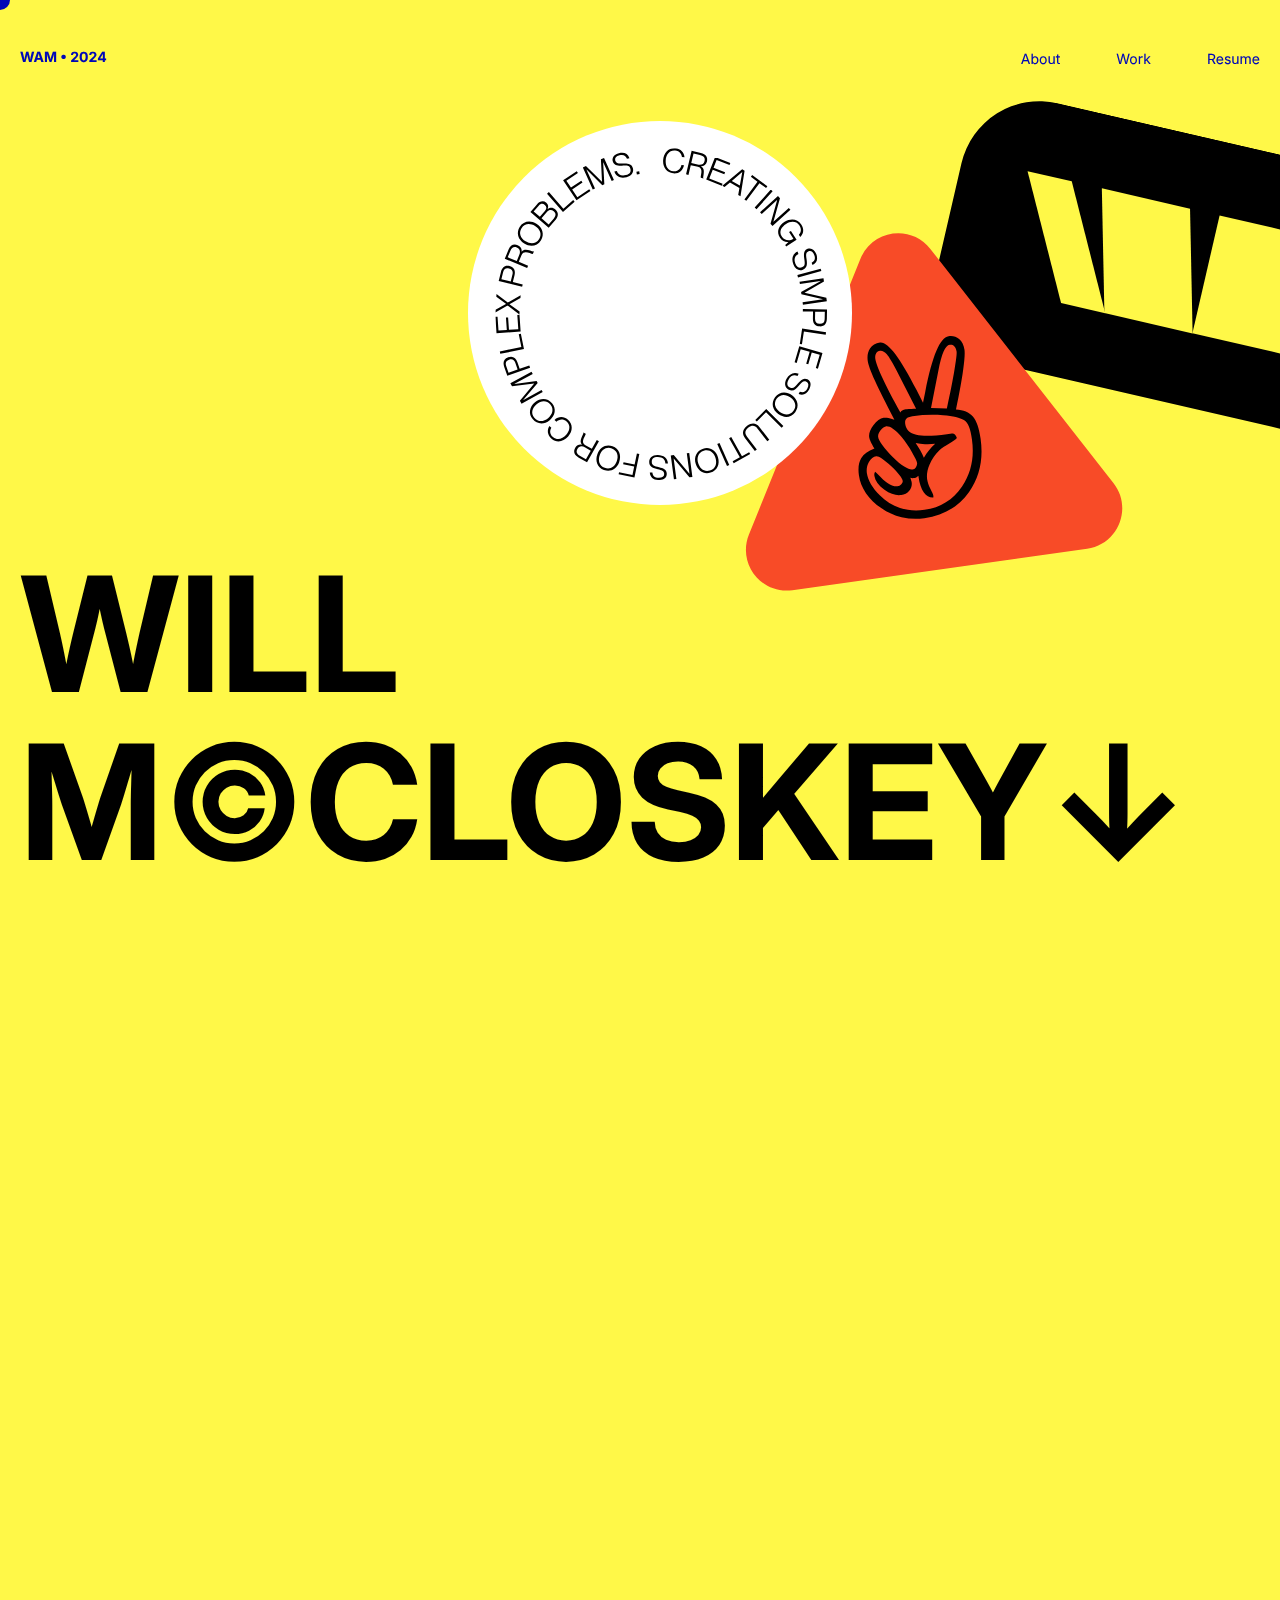
<file: index.html>
<!DOCTYPE HTML>


<html>

<head>
    <meta name="viewport" content="width=device-width, initial-scale=1.0" charset="UTF-8">
    <title>WAM 2024</title>
    <link rel="stylesheet" href="./styles/stylesheet.css?nd=312">
    <link href="https://fonts.googleapis.com/css?family=IBM+Plex+Mono|IBM+Plex+Sans:300,400,500&display=swap" rel="stylesheet">
    <link rel="preconnect" href="https://fonts.googleapis.com">
    <link rel="preconnect" href="https://fonts.gstatic.com" crossorigin>
    <link href="https://fonts.googleapis.com/css2?family=Inter:ital,opsz,wght@0,14..32,100..900;1,14..32,100..900&display=swap" rel="stylesheet">
    <link rel="stylesheet" href="./src/Morphext-2.4.4/dist/morphext.css">
    <link rel="stylesheet" href="./styles/animate.css">
    <link rel="apple-touch-icon" sizes="180x180" href="/apple-touch-icon.png">
    <link rel="icon" type="image/png" sizes="32x32" href="/favicon-32x32.png">
    <link rel="icon" type="image/png" sizes="16x16" href="/favicon-16x16.png">
    <link rel="manifest" href="/site.webmanifest">
    <script src="src/wow.js"></script>
    <script>new WOW().init();</script>
</head>

<body>
    
<!--    <canvas id="c"></canvas>-->
    <!--    <div>-->
    <!--    <div id="luxy">-->
    
    <main>
        <div id="cursor"></div>
        <nav class="nav container">
        <div class="nav-logo">WAM • 2024</div>
        <ul class="nav-menu hover-effect">
            <li class="nav-menu-item"><a id="aboutLink" href="#about" data-hover="About">About</a></li>
            <li class="nav-menu-item"><a id="workLink" href="#work" data-hover="Work">Work</a></li>
            <li class="nav-menu-item"><a id="resumeLink" target="_blank" href="/media/resume.pdf" data-hover="Resume">Resume</a></li>
        </ul>
        <a class="burger_menu" id="toggle">
            <div class="burger_menu-top"></div>
            <div class="burger_menu-bottom"></div>
        </a>
        <div class="overlay" id="overlay">
            <div class="overlay-menu">
                <ul>
                    <li><a class="burger-about" href="#about">About</a></li>
                    <li><a class="burger-work" href="#work">Work</a></li>
                    <li><a class="burger-contact" href="#contact">Contact</a></li>
                </ul>
            </div>
        </div>
    </nav>
        <section id="hero" class="hero container">
            <div class="hero-wrapper">
                <div class="sticker-wrapper">
                    <img class="hero-circle" src="media/circle.svg">
                    <img class="hero-triangle" src="media/triangle.svg">
                    <img class="hero-initial" src="media/initial.svg">
                </div>
                <div class="hero-headline">
                    <div class="hero-name wow fadeInUp" data-wow-delay="0ms">WILL</br>M<span class="hero-accent">&#169</span>CLOSKEY&#8595</div>
                    <!-- <div class="hero-text wow fadeInUp" data-wow-delay="100ms">maker of</div>
                    <div class="hero-text wow fadeInUp" data-wow-delay="200ms"><span class="hero-rotation" id="js-rotating">UI/UX, illustrative, generative, robotic, 3D printed, cinematic, moving, tasty, spiffy, creative, web, mechanical, spicy, noodly, useful, digital, modern, weird, cardboard</span></div>
                    <div class="hero-text wow fadeInUp" data-wow-delay="300ms">things.</div> -->
                </div>
                <!-- <div class="hero-arrow"> -->
                    <!-- Generator: Adobe Illustrator 23.0.4, SVG Export Plug-In  -->
                    <!-- <svg class="hero-arrow-svg" version="1.1" xmlns="http://www.w3.org/2000/svg" xmlns:xlink="http://www.w3.org/1999/xlink" x="0px" y="0px" width="51.5px" height="346.5px" viewBox="0 0 51.5 346.5" style="enable-background:new 0 0 51.5 346.5;" xml:space="preserve">
                        <defs>
                        </defs>
                        <g>
                            <path d="M23.3,345.5c1.4,1.4,3.6,1.4,4.9,0l22.3-22.3c1.4-1.4,1.4-3.6,0-4.9c-1.4-1.4-3.6-1.4-4.9,0L25.8,338L6,318.3
		c-1.4-1.4-3.6-1.4-4.9,0c-1.4,1.4-1.4,3.6,0,4.9L23.3,345.5z" />
                            <rect x="22.3" y="0" width="7" height="343" />
                        </g>
                    </svg>

                </div> -->
            </div>
        </section>
        <div id="about" class=" about container">
            <div class="intro">
                <p class="about-paragraph wow fadeInUp">Will is a multidisciplinary designer from Boulder, Colorado. He's currently working as a Senior Designer at <a href="https://instrument.com">Instrument</a>. Please reach out to see more recent work.</p>
                <!-- <p class="about-paragraph wow fadeInUp">He believes that design is </p> -->
            </div>
            <div class="links">
                <ul class="links-list">
                    <!-- <li class="plainlink wow fadeInUp" data-wow-delay="0ms"><a target="_blank" href="https://www.instagram.com/will.makes.things/">Instagram</a></li>
                    <li class="plainlink wow fadeInUp" data-wow-delay="100ms"><a target="_blank" href="https://www.behance.net/mccloskeyw45fc">Behance</a></li>
                    <li class="plainlink wow fadeInUp" data-wow-delay="200ms"><a target="_blank" href="https://github.com/willmakesthings">Github</a></li> -->
                    <li class="plainlink wow fadeInUp" data-wow-delay="0ms"><a target="_blank" href="mailto:mccloskeywill3@gmail.com">Get in touch</a> -></li>
                    <li class="plainlink wow fadeInUp" data-wow-delay="200ms"><a target="_blank" href="https://www.linkedin.com/in/will-mccloskey/">LinkedIn</a> -></li>
                    <li class="plainlink wow fadeInUp" data-wow-delay="400ms"><a target="_blank" href="https://www.instagram.com/will.goes.places/">Instagram</a> -></li>
                </ul>
            </div>
            
        </div>

        <section id="work" class="work container">
            <div class="work-grid">
                
                <div class="div1 grid-item wow fadeInUp">
                    <a href="/work/evolutionary.html">
                    <div class="work-description">
                        <p>Evolutionary Design Systems – UX – 2019</p>
                    </div>
                    </a>
                </div>
                
                <div class="div2 grid-item wow fadeInUp">
                    <a href="/work/balance.html">
                    <div class="work-description">
                        <p>Balance App - UI/UX – 2019</p>
                    </div>
                        </a> 
                </div>
                   
                <div class="div4 grid-item wow fadeInUp">
                    <a href="/work/animation.html">
                    <div class="work-description">
                        <p>Animation Projects - AE/C4D – 2019</p>
                    </div>
                        </a>
                </div>
                <div class="div5 grid-item wow fadeInUp">
                    <div class="work-description">
                        <p>This website! - HTML/CSS – 2019</p>
                    </div>
                </div>
                <!--
                    <div class="div6 grid-item">
                        <div class="work-description">
                            <p>This website! - HTML/CSS – 2019</p>
                        </div>
                    </div>
                    <div class="div7 grid-item">
                        <div class="work-description">
                            <p>This website! - HTML/CSS – 2019</p>
                        </div>
                    </div>
-->

            </div>

        </section>
<!--
        <section id="contact" class="contact container">
            <div class="contact-description">
                <p>Hit me up!</p>
            </div>
            <div class="contact-links">
                <a href="mailto:mccloskeywill3@gmail.com">mccloskeywill3@gmail.com</a><br>
                <a target="_blank" href="https://www.instagram.com/will.makes.things/">Instagram</a><br>
                <a target="_blank" href="https://www.behance.net/mccloskeyw45fc">Behance</a><br>
            </div>
        </section>
-->
        <footer class="footer container flex wow fadeInUp">
                <div>
                    
                    <p>© Will McCloskey 2024</p>
                </div>
                <ul class="flex clean">
                    <li><a href="" onclick="randomSite();" target="_blank" title="Raindrops on roses
And whiskers on kittens
Bright copper kettles and warm woolen mittens
Brown paper packages tied up with strings">Favorites</a></li>
                </ul>
            
            </footer>
        
    </main>
    <!--    </div>-->

    <script src="./src/jquery-3.4.1.min.js"></script>
    <script src="./src/Morphext-2.4.4/dist/morphext.min.js"></script>
    <script src="./src/luxy.js"></script>
    <script src="./src/main.js"></script>
</body>
</html>
</file>
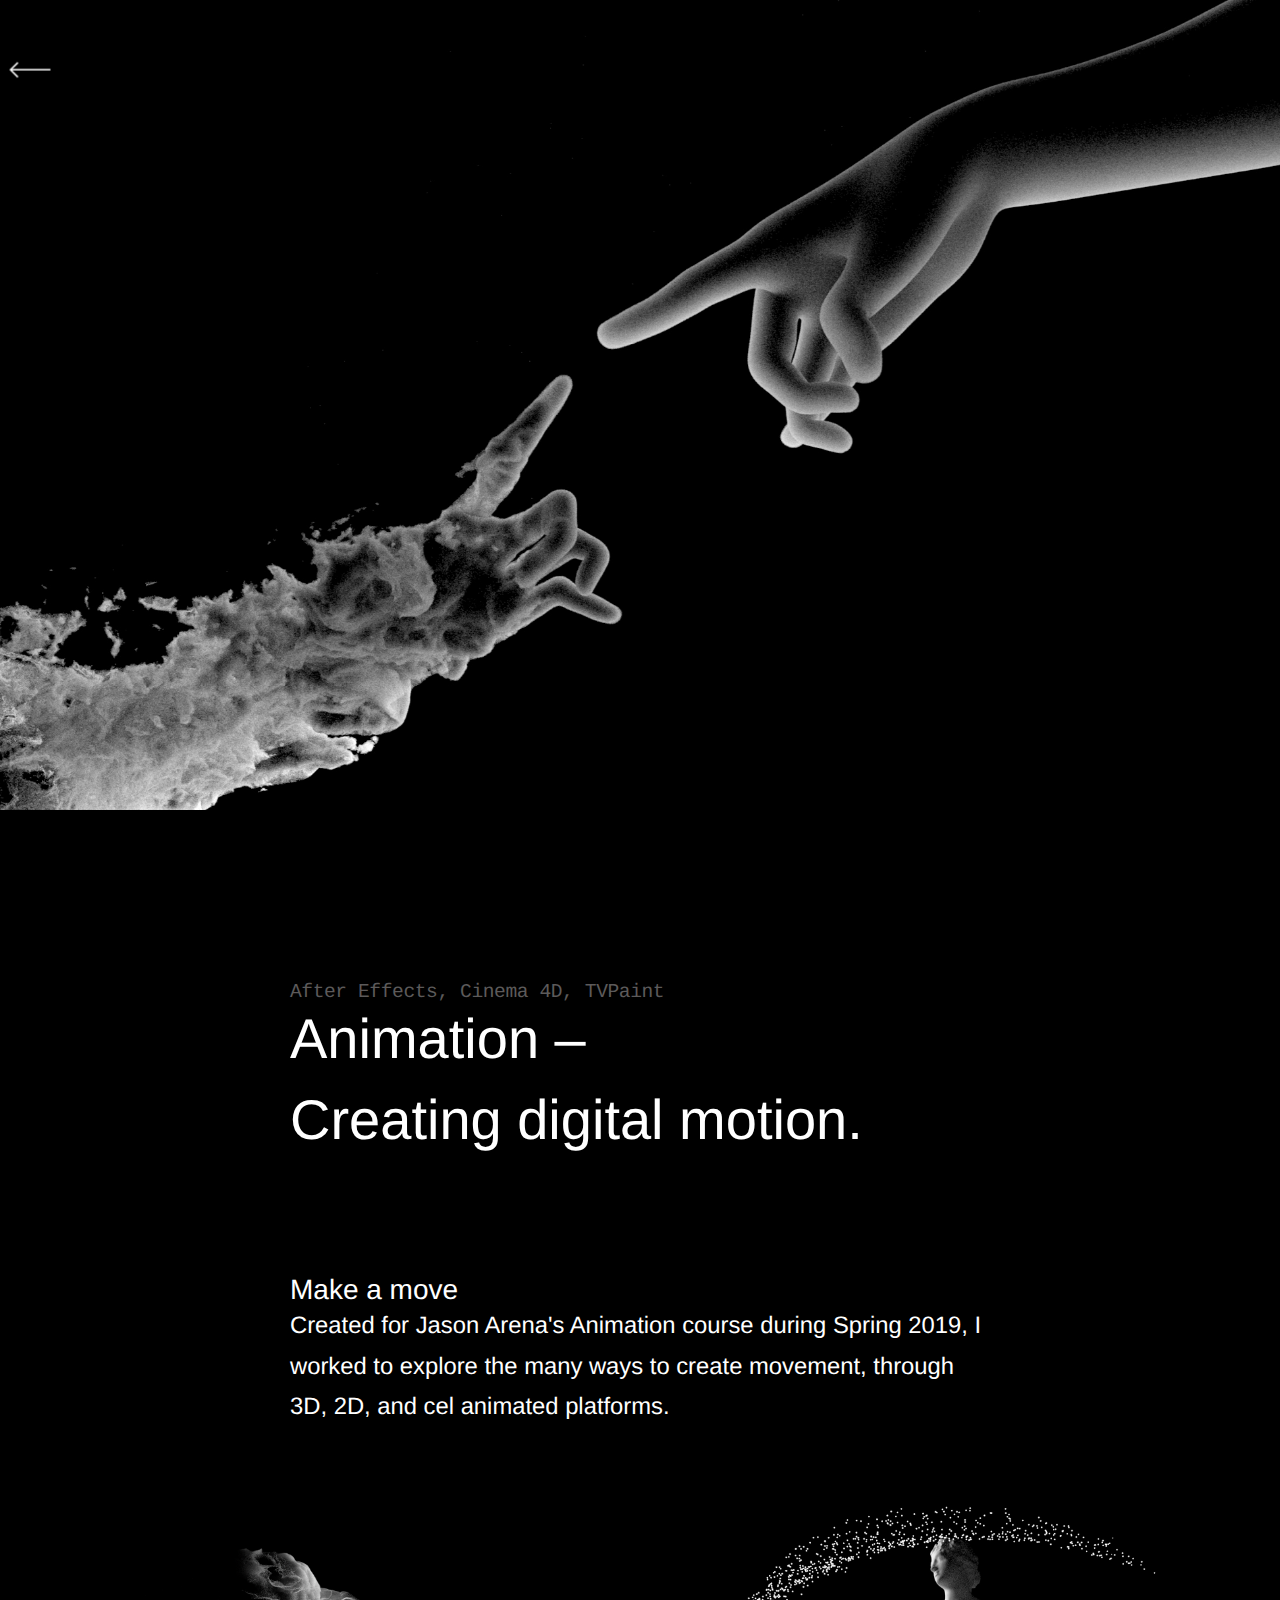
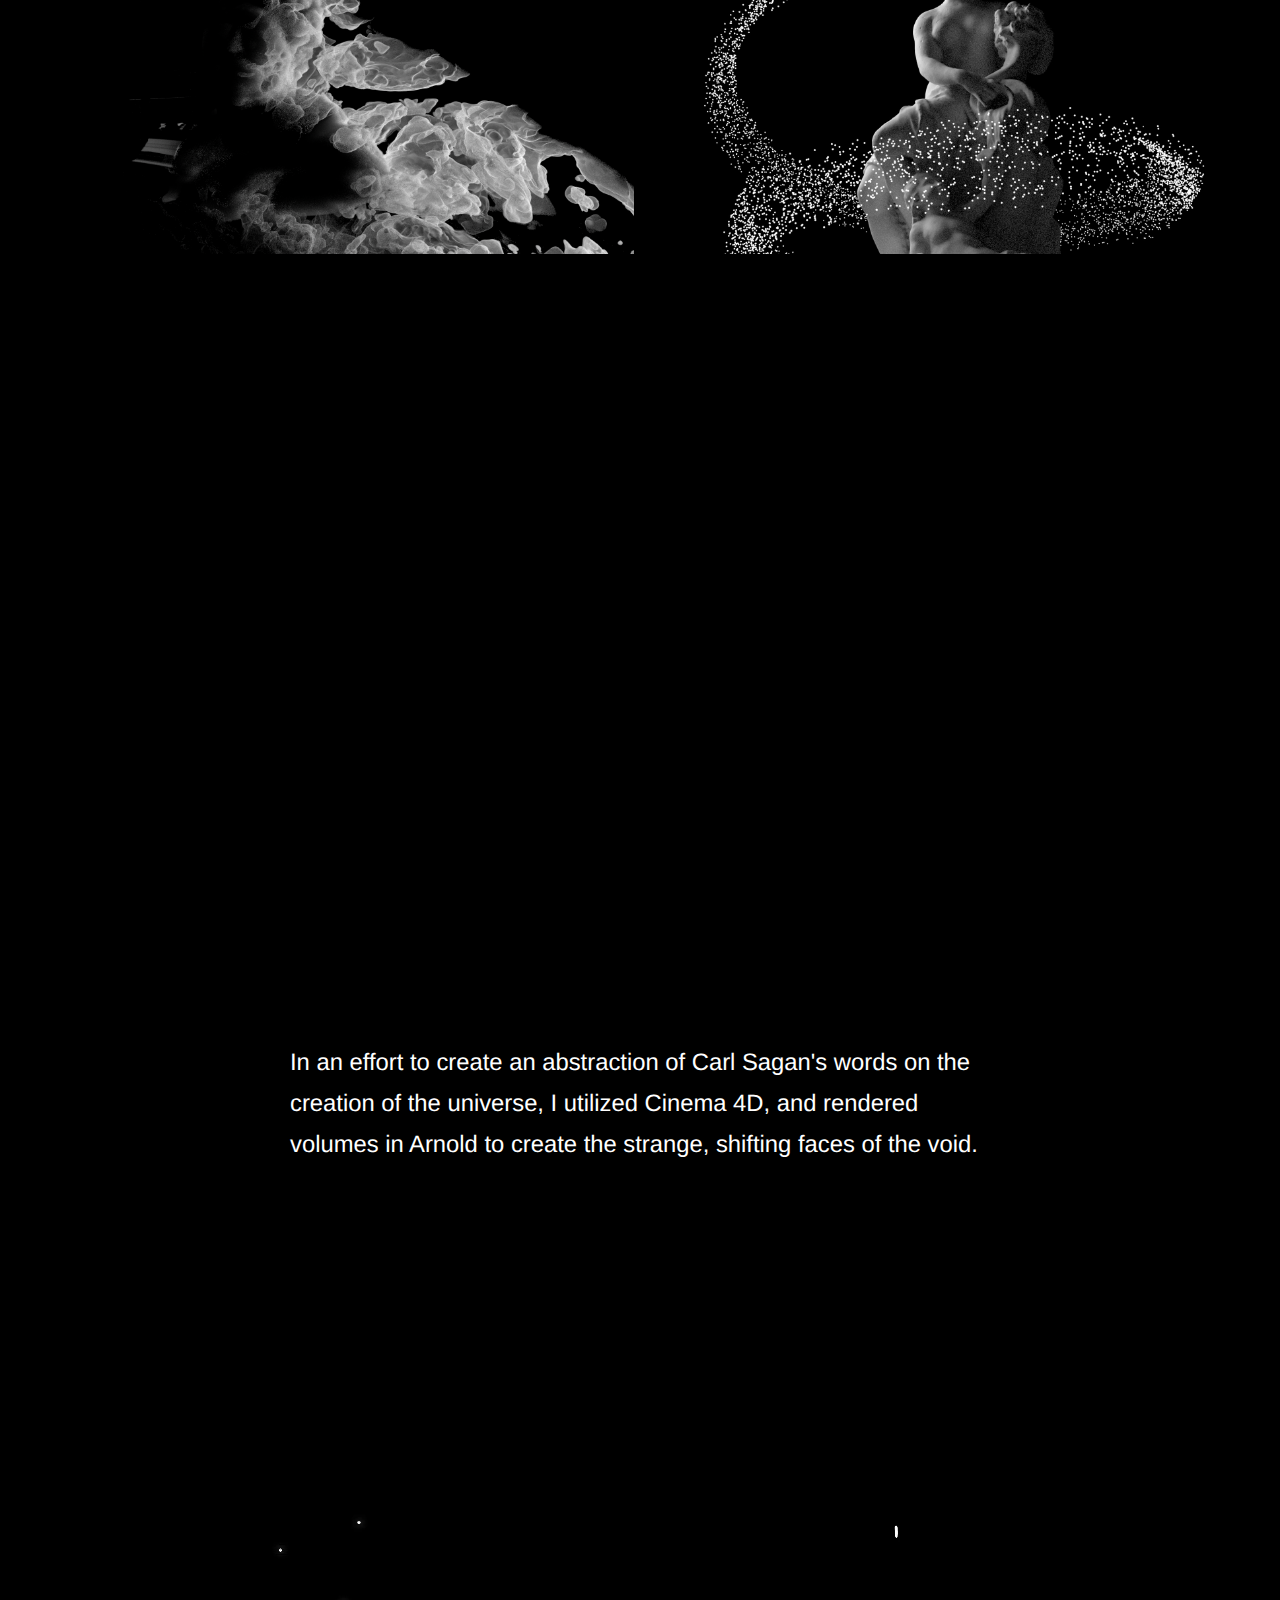
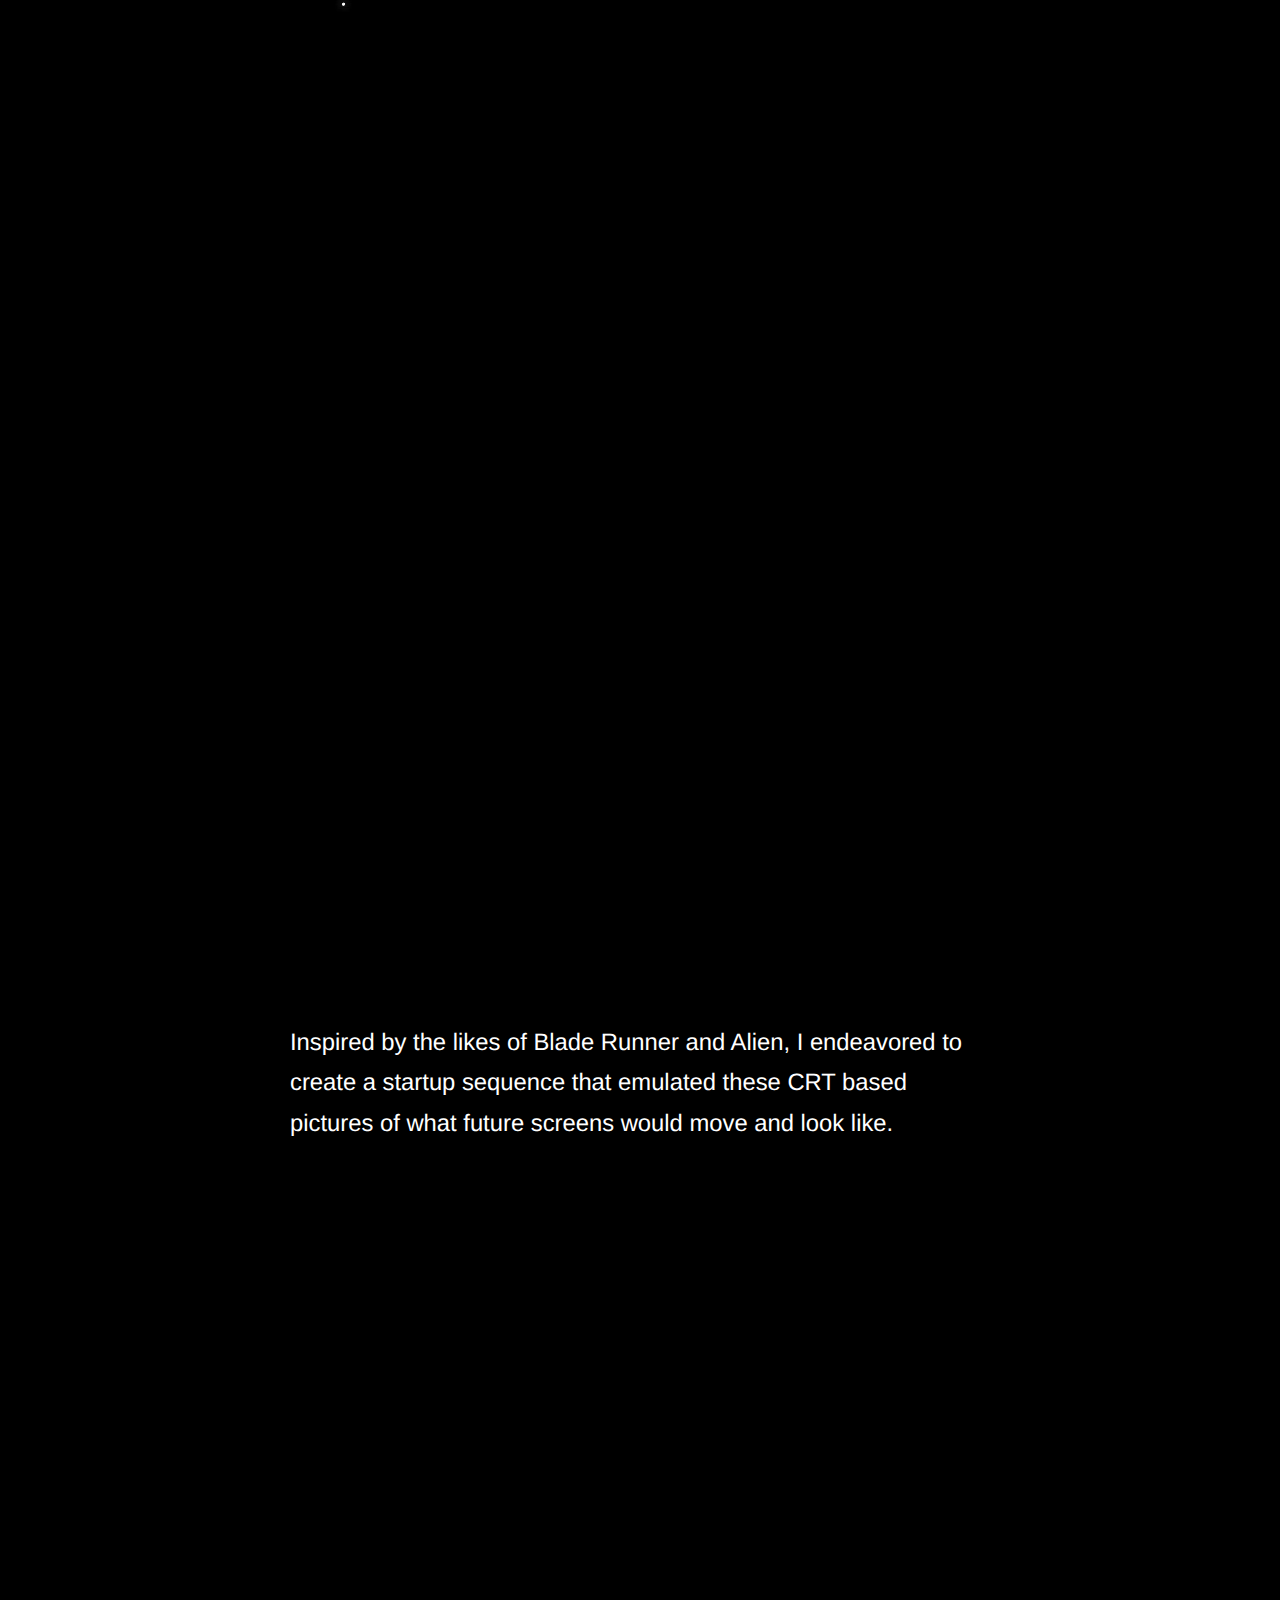
<file: work/animation.html>
<!DOCTYPE HTML>


<html>
    
    <head>
        <meta name="viewport" content="width=device-width, initial-scale=1.0" charset="UTF-8">
    <link rel="stylesheet" href="../styles/stylesheet.css?nd=312">
    <link href="https://fonts.googleapis.com/css?family=IBM+Plex+Mono|IBM+Plex+Sans:300,400,500&display=swap" rel="stylesheet">
    <link rel="stylesheet" href="../src/Morphext-2.4.4/dist/morphext.css">
    <link rel="stylesheet" href="../styles/animate.css">
    <script src="../src/wow.js"></script>
    <script>
        new WOW().init();
    </script>
</head>

<body class="animation">

    <main>
        <nav class="nav container">
            <a class="back-arrow" href="../index.html">
                <!-- Generator: Adobe Illustrator 23.0.4, SVG Export Plug-In  -->
                <svg>

                    <polyline class="st0" points="5.6,10.1 0.7,5.2 5.6,0.4 " />
                    <line id="back-line" x1="0.7" y1="5.2" x2="27.3" y2="5.2" />
                </svg>
            </a>
        </nav>

        <div class="bannerWrapper">
            <div class="banner"></div>
        </div>
        <section class="foreground">
            <header class="project-header fit">
                <p class="caption" data-wow-delay="0ms">After Effects, Cinema 4D, TVPaint</p>
                <h2 data-wow-delay="100ms">Animation –</h2>
                <h3 data-wow-delay="200ms">Creating digital motion.</h3>
            </header>

            <article class="project-content">
                <h4 class="fit">Make a move</h4>
                <p class="fit mb">Created for Jason Arena's Animation course during Spring 2019, I worked to explore the many ways to create movement, through 3D, 2D, and cel animated platforms. </p>
                
                <figure class="mbs">
                    <div class="projectBlock mbs">
                        <figure class="half projectElement">
                            <img src="../media/animation/Volume%20mess%20test%20atarashii.png">
                        </figure>
                        <figure class="half projectElement">
                            <img src="../media/animation/Statue%20Lights.jpg">
                        </figure>
                    </div>
                    <div class="videoWrapper">
                    <iframe src="https://player.vimeo.com/video/328530519?&loop=0&autopause=0" frameborder="0" webkitallowfullscreen mozallowfullscreen allowfullscreen></iframe>
                        </div>

                </figure>
                <p class="fit mbl">In an effort to create an abstraction of Carl Sagan's words on the creation of the universe, I utilized Cinema 4D, and rendered volumes in Arnold to create the strange, shifting faces of the void. </p>
                <div class="projectBlock mbs">
                        <figure class="half projectElement">
                            <video autoplay loop muted>
                                <source src="../media/animation/Comp%201.mp4">
                            </video>
                        </figure>
                        <figure class="half projectElement">
                            <video autoplay loop muted>
                            <source src="../media/animation/Animatic-Mandala.mp4">
                            </video>
                        </figure>
                    </div>
                <figure class="mbm">
                    <div class="videoWrapper">
                    <iframe src="https://player.vimeo.com/video/317215170?&loop=0&autopause=0" frameborder="0" webkitallowfullscreen mozallowfullscreen allowfullscreen></iframe>
                        </div>
                </figure>
                
                <p class="fit mbl">Inspired by the likes of Blade Runner and Alien, I endeavored to create a startup sequence that emulated these CRT based pictures of what future screens would move and look like.</p>
                
                <figure class="mbl">
                    <div class="videoWrapper">
                    <iframe src="https://player.vimeo.com/video/334572091?&loop=0&autopause=0" frameborder="0" webkitallowfullscreen mozallowfullscreen allowfullscreen></iframe>
                        </div>
                </figure>
                
 
            </article>


            <footer class="footer container flex wow fadeInUp">
                <div>
                    
                    <p>© Will McCloskey 2020</p>
                </div>
                <ul class="flex clean">
                    <li><a href="" onclick="randomSite();" target="_blank" title="Raindrops on roses
And whiskers on kittens
Bright copper kettles and warm woolen mittens
Brown paper packages tied up with strings">Favorites</a></li>
                </ul>
            
            </footer>
        </section>

    </main>


    <script src="../src/jquery-3.4.1.min.js"></script>
    <script src="../src/Morphext-2.4.4/dist/morphext.min.js"></script>
    <script src="../src/main.js"></script>
</body>
</html>
</file>
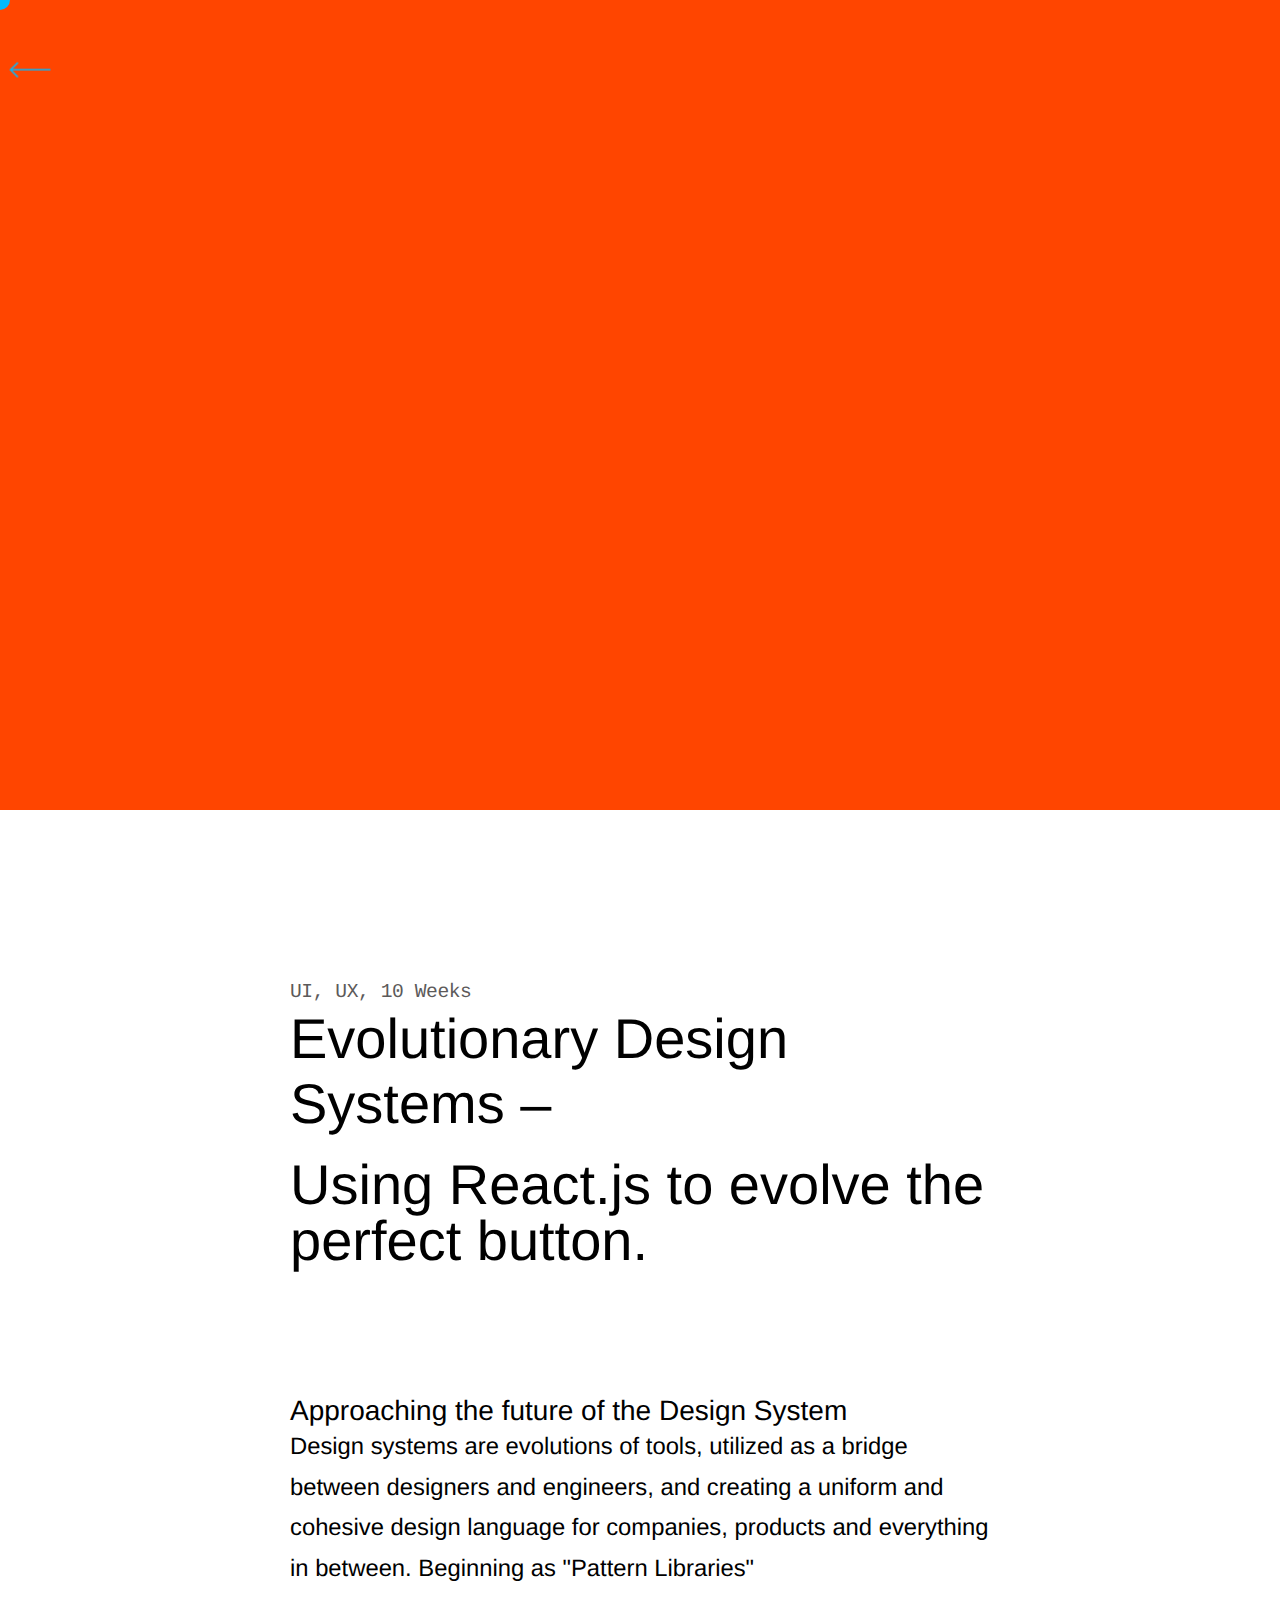
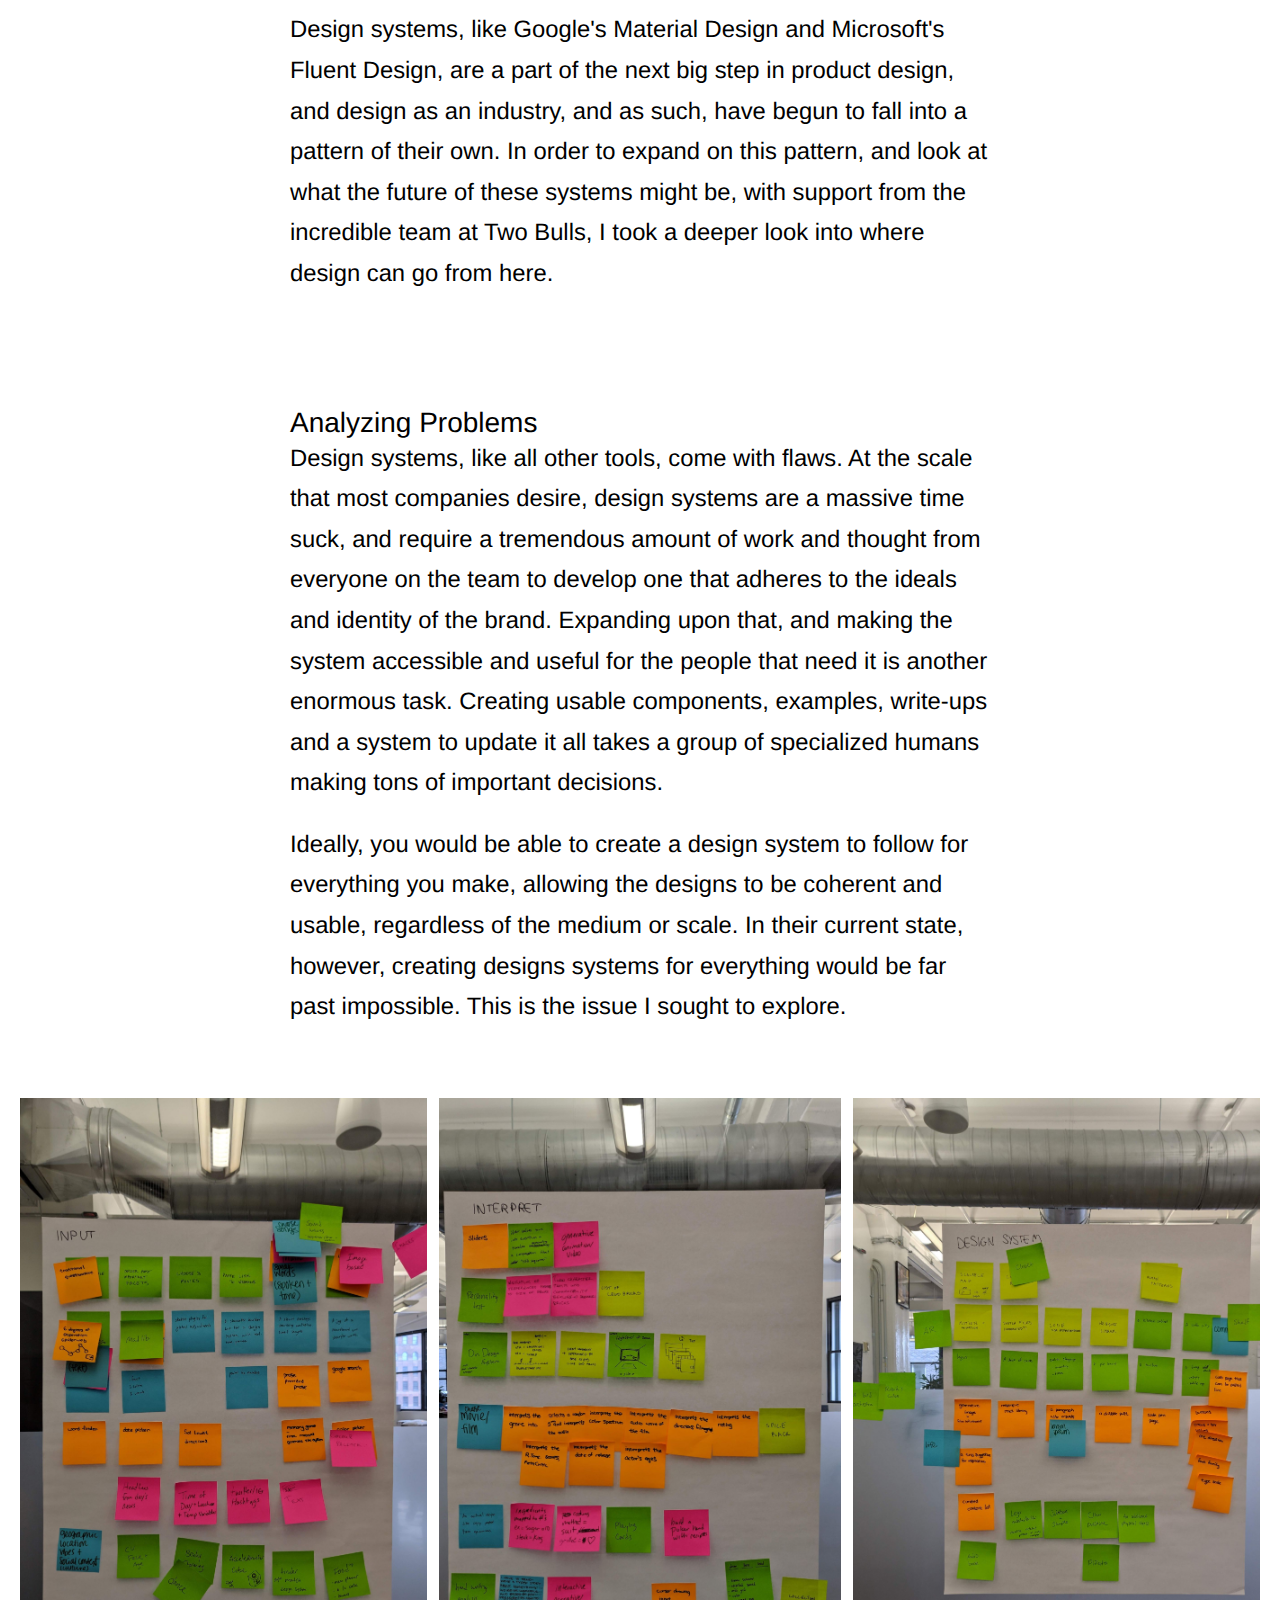
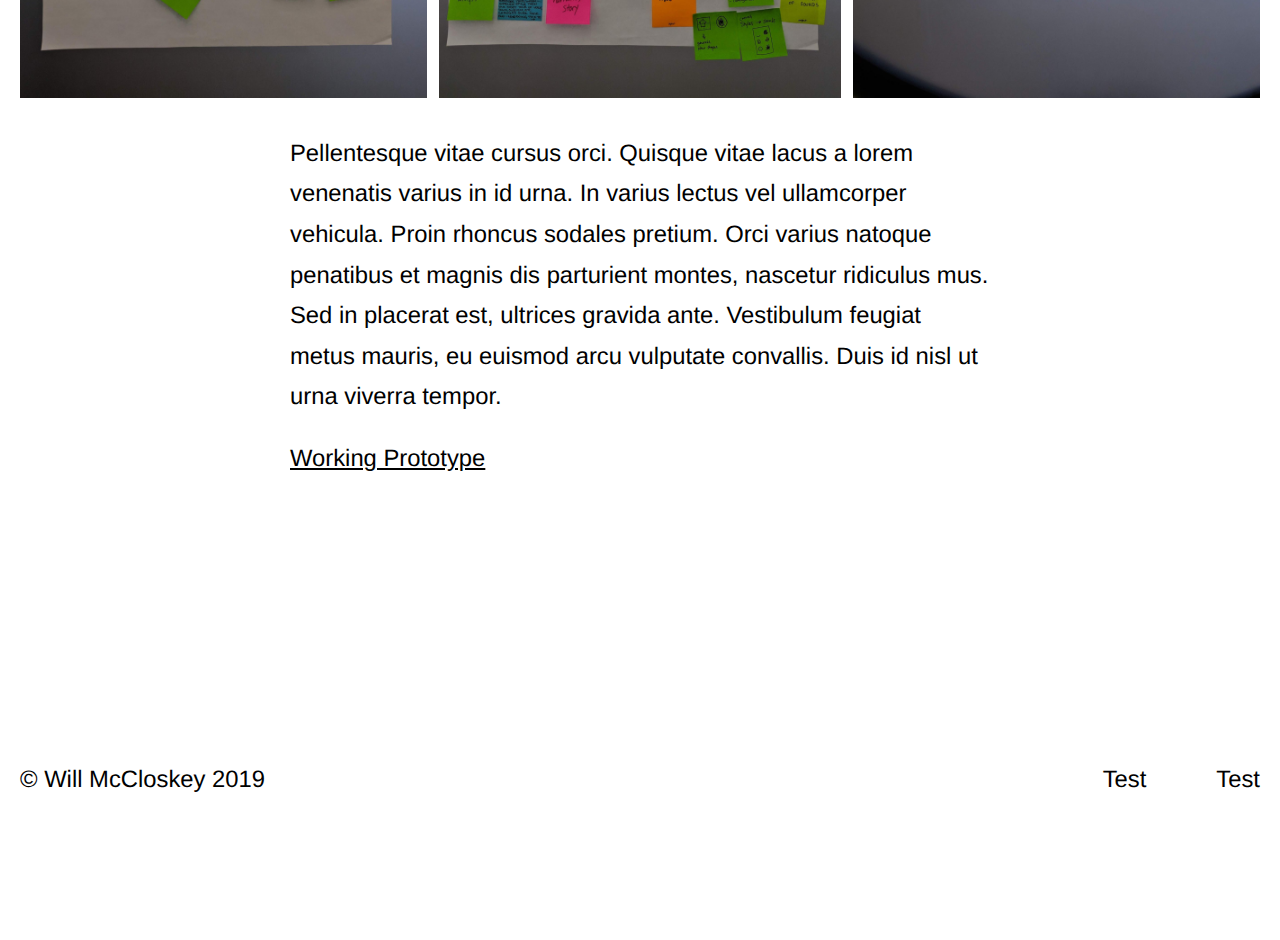
<file: work/evolutionary.html>
<!DOCTYPE HTML>


<html>
    
    <head>
    <meta name="viewport" content="width=device-width, initial-scale=1.0" charset="UTF-8">
    <link rel="stylesheet" href="../styles/stylesheet.css?nd=312">
    <link href="https://fonts.googleapis.com/css?family=IBM+Plex+Mono|IBM+Plex+Sans:300,400,500&display=swap" rel="stylesheet">
    <link rel="stylesheet" href="../src/Morphext-2.4.4/dist/morphext.css">
    <link rel="stylesheet" href="../styles/animate.css">
    <script src="../src/wow.js"></script>
    <script>
        new WOW().init();
    </script>
</head>

<body class="evolutionary">

    <main>
        <div id="cursor"></div>
        <nav class="nav container">
            <a class="back-arrow" href="../index.html">
                <!-- Generator: Adobe Illustrator 23.0.4, SVG Export Plug-In  -->
                <svg>

                    <polyline class="st0" points="5.6,10.1 0.7,5.2 5.6,0.4 " />
                    <line id="back-line" x1="0.7" y1="5.2" x2="27.3" y2="5.2" />
                </svg>
            </a>
        </nav>

        <div class="bannerWrapper">
            <div class="banner">
                <!--            <img src="../media/patch.svg">-->
                <svg id="patch-animation" viewBox="0 0 465.53 209.4" xmlns="http://www.w3.org/2000/svg">
                    <g fill="none" stroke="#fff" stroke-miterlimit="10" stroke-width=".75">
                        <path d="M232.76 130.4a25.7 25.7 0 1125.71-25.7 25.73 25.73 0 01-25.71 25.7z" />
                        <circle cx="232.76" cy="104.7" r="21.26" />
                        <circle cx="232.76" cy="104.7" r="47.86" />
                        <path d="M232.76 148.11a43.41 43.41 0 1143.42-43.41 43.46 43.46 0 01-43.42 43.41zM417.3 130.4a25.7 25.7 0 1125.7-25.7 25.74 25.74 0 01-25.7 25.7z" />
                        <circle cx="417.3" cy="104.7" r="21.26" />
                        <circle cx="417.3" cy="104.7" r="47.86" />
                        <path d="M417.3 148.11a43.41 43.41 0 1143.41-43.41 43.46 43.46 0 01-43.41 43.41zM48.5 130.4a25.7 25.7 0 1125.7-25.7 25.73 25.73 0 01-25.7 25.7z" />
                        <circle cx="48.5" cy="104.7" r="21.26" />
                        <circle cx="48.5" cy="104.7" r="47.86" />
                        <path d="M48.5 148.11a43.41 43.41 0 1143.41-43.41 43.46 43.46 0 01-43.41 43.41zM258.47 104.7V.38h17.71V104.7M207.06 104.7v104.32h-17.71V104.7" />
                        <circle cx="48.5" cy="169.08" r="16.34" />
                        <circle cx="48.5" cy="40.51" r="16.34" />
                        <circle cx="232.76" cy="40.51" r="16.34" />
                        <circle cx="232.76" cy="168.89" r="16.34" />
                        <circle cx="417.29" cy="168.9" r="16.34" />
                        <circle cx="417.3" cy="40.51" r="16.34" />
                        <path d="M232.77 189.67c-56.74 0-84.51-38.7-109-72.85-22.26-31-39.85-55.53-75.25-55.53a20.78 20.78 0 010-41.56c56.73 0 84.51 38.7 109 72.85 22.27 31 39.85 55.53 75.26 55.53s53.09-24.51 75.39-55.54c24.53-34.14 52.34-72.84 109.13-72.84a20.78 20.78 0 010 41.56c-35.48 0-53.1 24.51-75.4 55.54-24.53 34.17-52.34 72.84-109.13 72.84z" />
                        <path d="M232.77 185.23c-54.46 0-81.53-37.72-105.41-71-22.1-30.79-41.18-57.38-78.86-57.38a16.34 16.34 0 010-32.68c54.45 0 81.52 37.72 105.4 71 22.1 30.79 41.18 57.39 78.87 57.39s56.86-26.6 79-57.39c23.91-33.28 51-71 105.53-71a16.34 16.34 0 010 32.68c-37.76 0-56.87 26.59-79 57.38-23.92 33.28-51.02 71-105.53 71z" />
                        <path d="M48.5 40.51c92.13 0 92.13 128.38 184.26 128.38 92.47 0 92.27-128.38 184.54-128.38" />
                        <path d="M48.5 189.86a20.78 20.78 0 010-41.56c35.39 0 53-24.54 75.24-55.61 24.51-34.2 52.29-73 109-73 57.42 0 85.19 38.85 109.7 73.13 22.07 30.87 39.5 55.25 74.83 55.25a20.78 20.78 0 010 41.56c-56.71 0-84.29-38.59-108.64-72.64-22.26-31.14-39.85-55.74-75.89-55.74-35.4 0-53 24.54-75.25 55.61-24.49 34.24-52.25 73-108.99 73z" />
                        <path d="M48.5 185.41a16.34 16.34 0 110-32.67c37.67 0 56.76-26.63 78.85-57.47 23.89-33.32 51-71.1 105.42-71.1C287.9 24.17 315 62 338.86 95.45c21.91 30.64 40.83 57.11 78.44 57.11a16.34 16.34 0 110 32.67c-54.42 0-81.3-37.6-105-70.78-22.1-30.91-41.19-57.6-79.51-57.6-37.68 0-56.76 26.62-78.86 57.46C130 147.64 103 185.41 48.5 185.41z" />
                        <path d="M48.5 169.08c92.13 0 92.13-128.57 184.26-128.57C326 40.51 325 168.89 417.3 168.89" />
                        <circle cx="267.32" cy="47.55" r="8.85" />
                        <circle cx="456.3" cy="9.23" r="8.85" />
                        <circle cx="9.23" cy="9.23" r="8.85" />
                        <circle cx="9.23" cy="200.17" r="8.85" />
                        <circle cx="456.3" cy="200.17" r="8.85" />
                        <circle cx="232.76" cy="70.14" r="8.85" />
                        <circle cx="232.76" cy="104.7" r="8.85" />
                        <circle cx="232.76" cy="139.26" r="8.85" />
                        <circle cx="198.21" cy="161.7" r="8.85" />
                        <path d="M55.98.38h17.71v208.65H55.98zM91.05.38h17.71v208.65H91.05zM356.17.38h17.71v208.65h-17.71zM391.59.38h17.71v208.65h-17.71zM154.79.38h17.71v208.64h-17.71zM310.73 209.02h-17.71V.38h17.71z" />
                        <circle cx="163.65" cy="134.63" r="8.86" />
                        <circle cx="301.88" cy="74.18" r="8.85" />
                        <rect height="208.65" rx="8.44" width="464.78" x=".38" y=".38" />
                        <circle cx="99.91" cy="57.92" r="8.86" />
                        <circle cx="64.83" cy="41.97" r="8.86" />
                        <circle cx="365.03" cy="150.77" r="8.86" />
                        <circle cx="400.45" cy="167.34" r="8.86" />
                        <rect height="190.94" rx="8.44" width="447.07" x="9.23" y="9.23" />
                    </g>
                </svg>
            </div>

        </div>
        <section class="foreground">
            <header class="project-header fit">
                <p class="caption">UI, UX, 10 Weeks</p>
                <h2>Evolutionary Design Systems –</h2>
                <h3>Using React.js to evolve the perfect button.</h3>
            </header>

            <article class="project-content">
                <h4 class="fit ">Approaching the future of the Design System</h4>
                <p class="fit mbs ">Design systems are evolutions of tools, utilized as a bridge between designers and engineers, and creating a uniform and cohesive design language for companies, products and everything in between. Beginning as "Pattern Libraries"
                </p>
                <p class="fit mbm ">
                    Design systems, like Google's Material Design and Microsoft's Fluent Design, are a part of the next big step in product design, and design as an industry, and as such, have begun to fall into a pattern of their own. In order to expand on this pattern, and look at what the future of these systems might be, with support from the incredible team at Two Bulls, I took a deeper look into where design can go from here.</p>
                
                <h4 class="fit">Analyzing Problems</h4>
                <p class="fit mbs">Design systems, like all other tools, come with flaws. At the scale that most companies desire, design systems are a massive time suck, and require a tremendous amount of work and thought from everyone on the team to develop one that adheres to the ideals and identity of the brand. Expanding upon that, and making the system accessible and useful for the people that need it is another enormous task. Creating usable components, examples, write-ups and a system to update it all takes a group of specialized humans making tons of important decisions. </p>
                
                <p class="fit mb">Ideally, you would be able to create a design system to follow for everything you make, allowing the designs to be coherent and usable, regardless of the medium or scale. In their current state, however, creating designs systems for everything would be far past impossible. This is the issue I sought to explore. </p>


                <div class="screenGrid mbs container">
                    <div class="projectBlock">
                        <figure class="projectElement third short"><img src="../media/evolutionary/stickies-1.jpg"></figure>
                        <figure class="projectElement third short"><img src="../media/evolutionary/stickies-2.jpg"></figure>
                        <figure class="projectElement third short"><img src="../media/evolutionary/stickies-3.jpg"></figure>
                    </div>
                </div>


<!--
                <p class="fit ">
                    <code class="fit mbs">"Time. I’m so busy all the time. I’m busy,
                        I’m tired, sometimes I just want to go to
                        bed. Prioritizing fitness is difficult with all
                        the other things going on"</code>


                </p>

                <div class="caption quote fit mb ">– Nicole Simone</div>
-->

<!--
                <figure class="fit mb">
                    <video class="fit" autoplay loop muted>
                        <source src="../media/balance/interaction.mp4" type="video/mp4">
                        Your browser does not support the video tag.
                    </video>
                </figure>
-->
                <p class="fit mbs ">

                    Pellentesque vitae cursus orci. Quisque vitae lacus a lorem venenatis varius in id urna. In varius lectus vel ullamcorper vehicula. Proin rhoncus sodales pretium. Orci varius natoque penatibus et magnis dis parturient montes, nascetur ridiculus mus. Sed in placerat est, ultrices gravida ante. Vestibulum feugiat metus mauris, eu euismod arcu vulputate convallis. Duis id nisl ut urna viverra tempor. </p>
                <p class="fit mbs ">
                    <a href="../media/balance/Final-Process.pdf" target="_blank">Working Prototype</a>
                </p>
            </article>


            <footer class="footer container flex ">
                <div>
                    <p>© Will McCloskey 2019</p>
                </div>
                <ul class="flex clean">
                    <li>Test</li>
                    <li>Test</li>
                </ul>
            </footer>
        </section>

    </main>


    <script src="../src/jquery-3.4.1.min.js"></script>
    <script src="../src/Morphext-2.4.4/dist/morphext.min.js"></script>
    <script src="../src/main.js"></script>
</body>
</html>
</file>
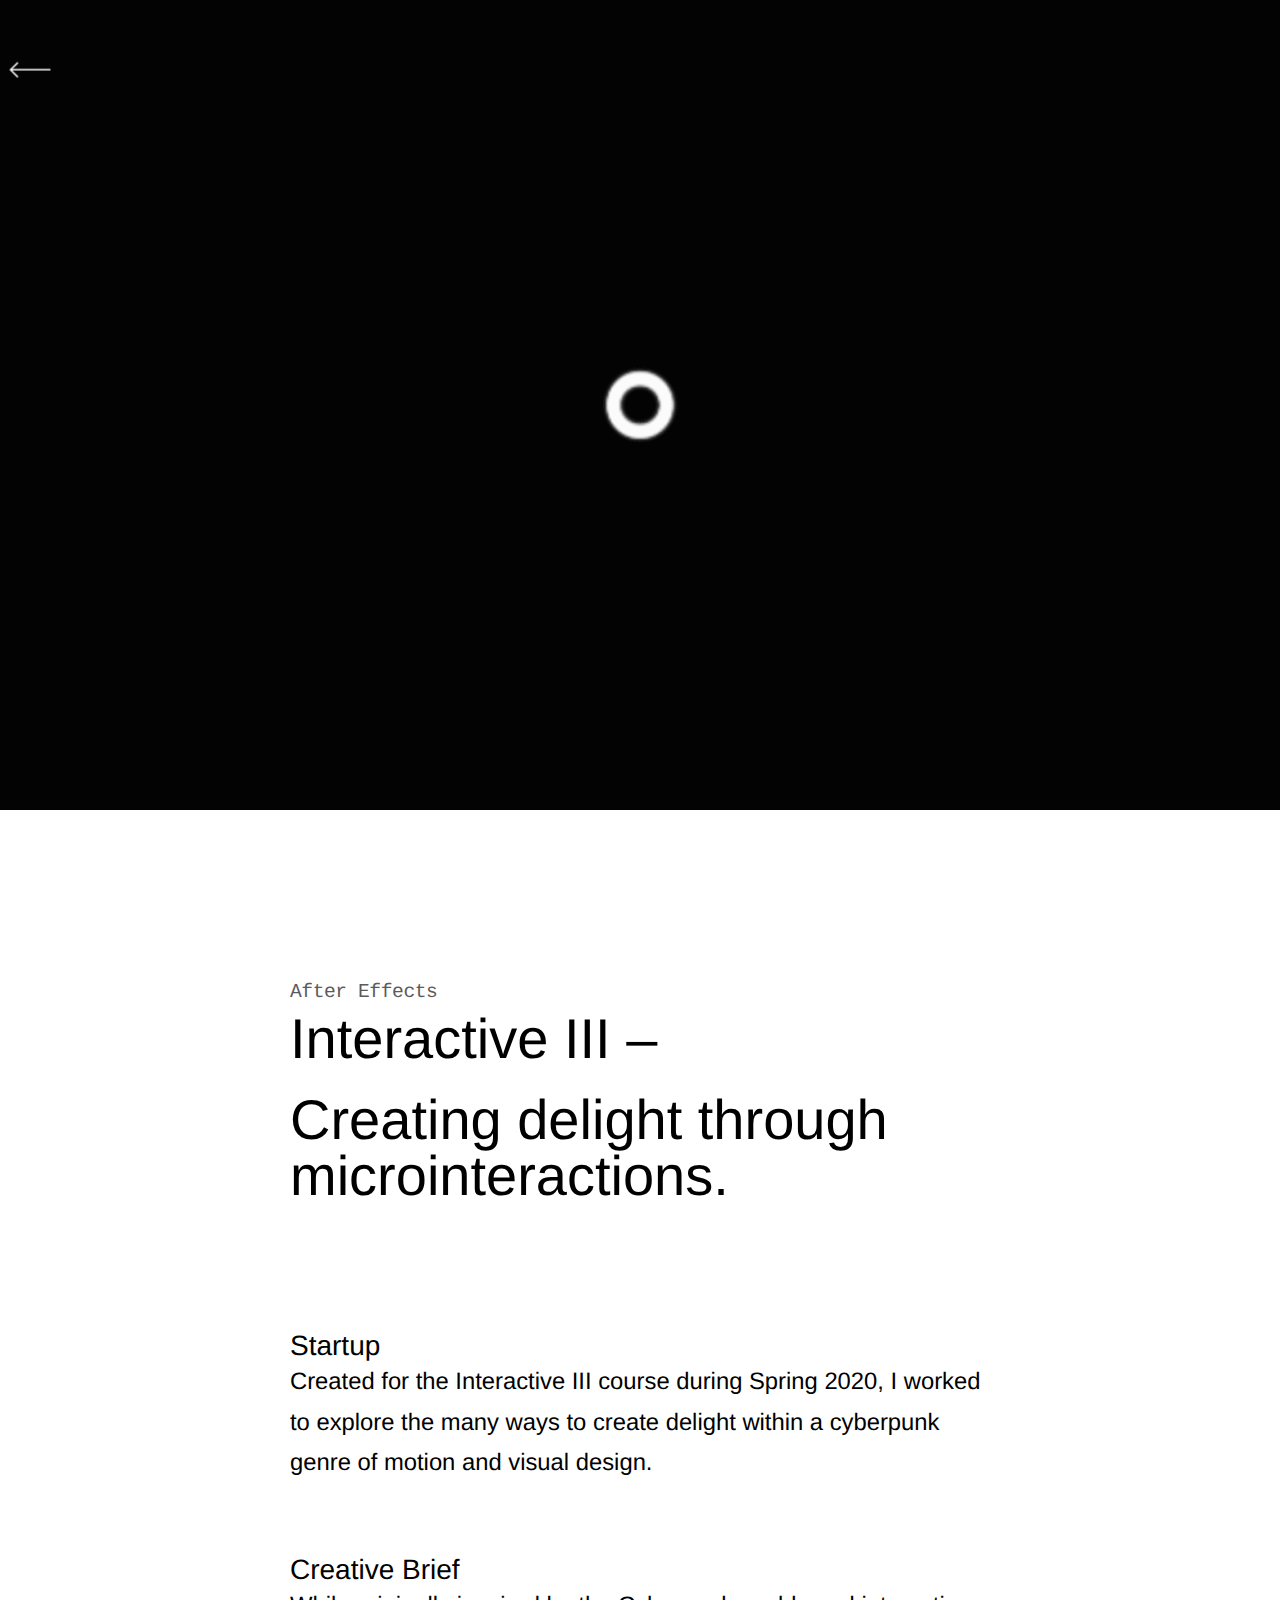
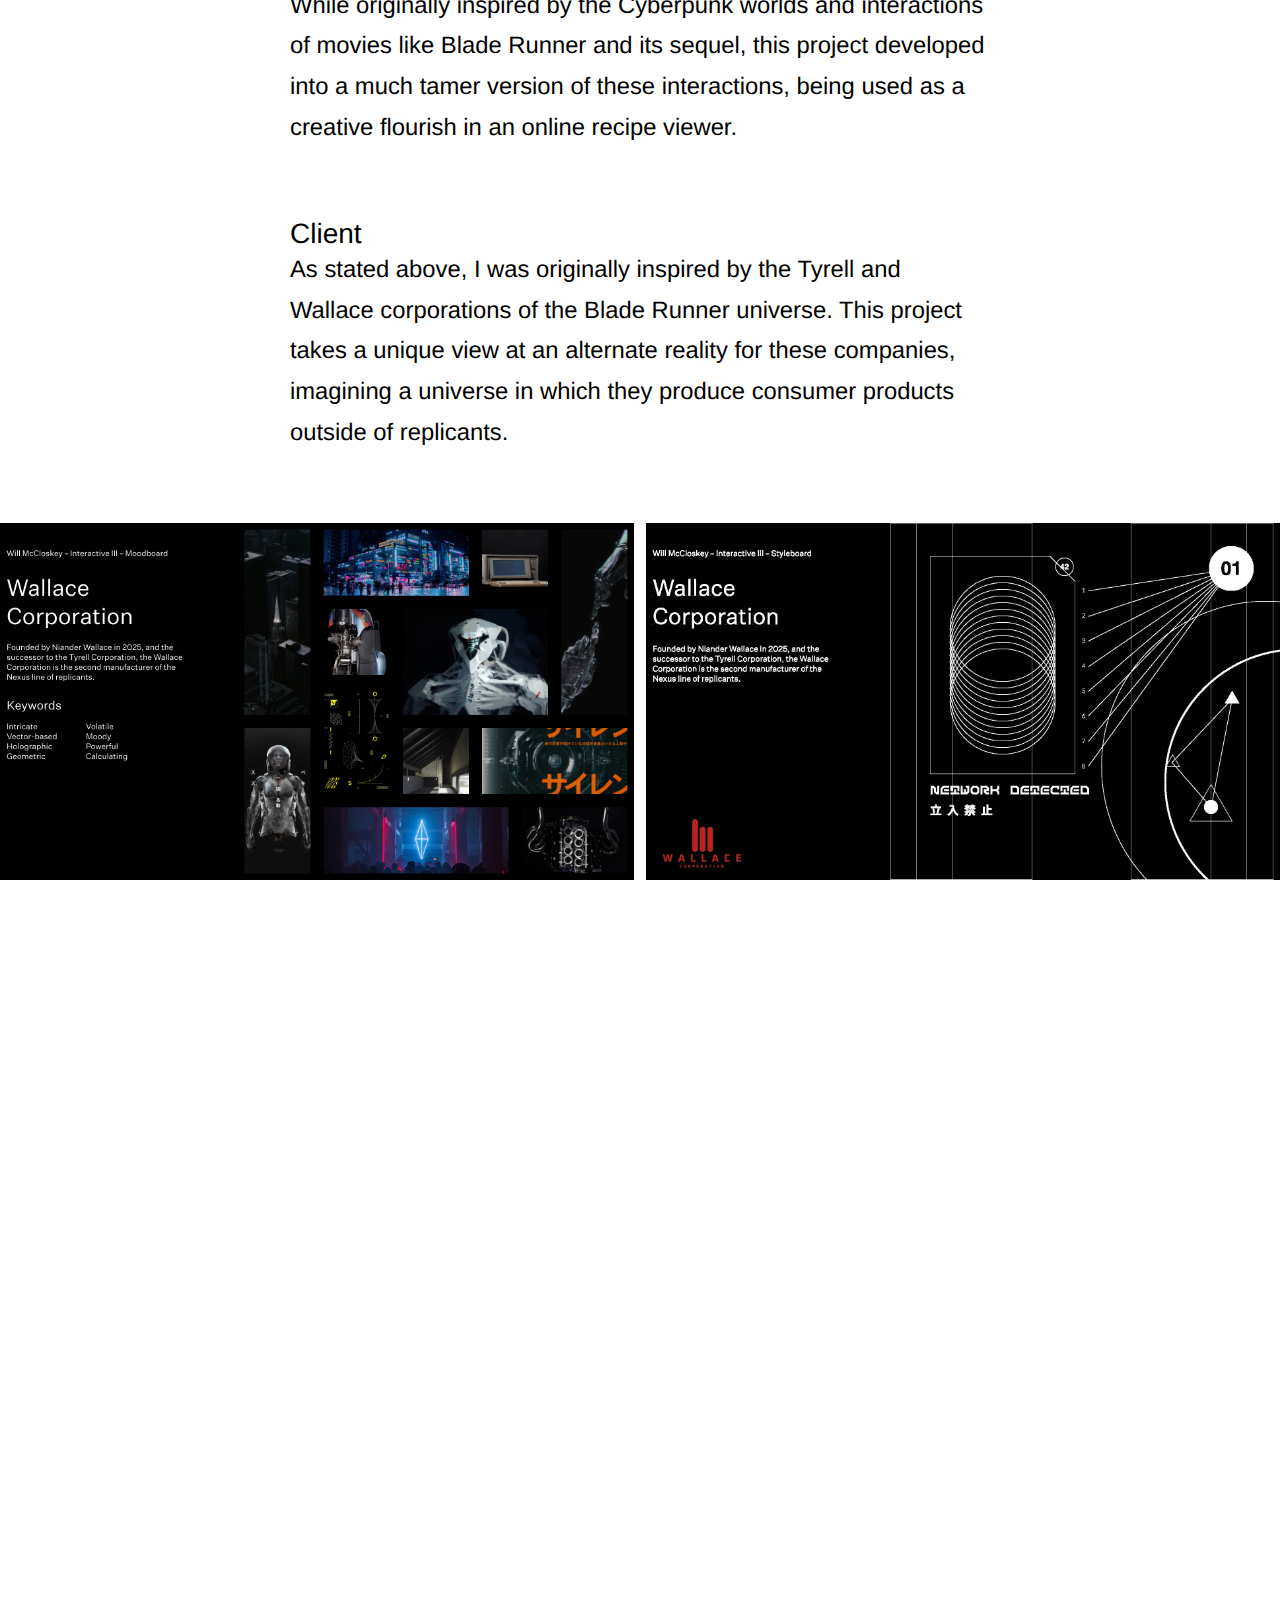
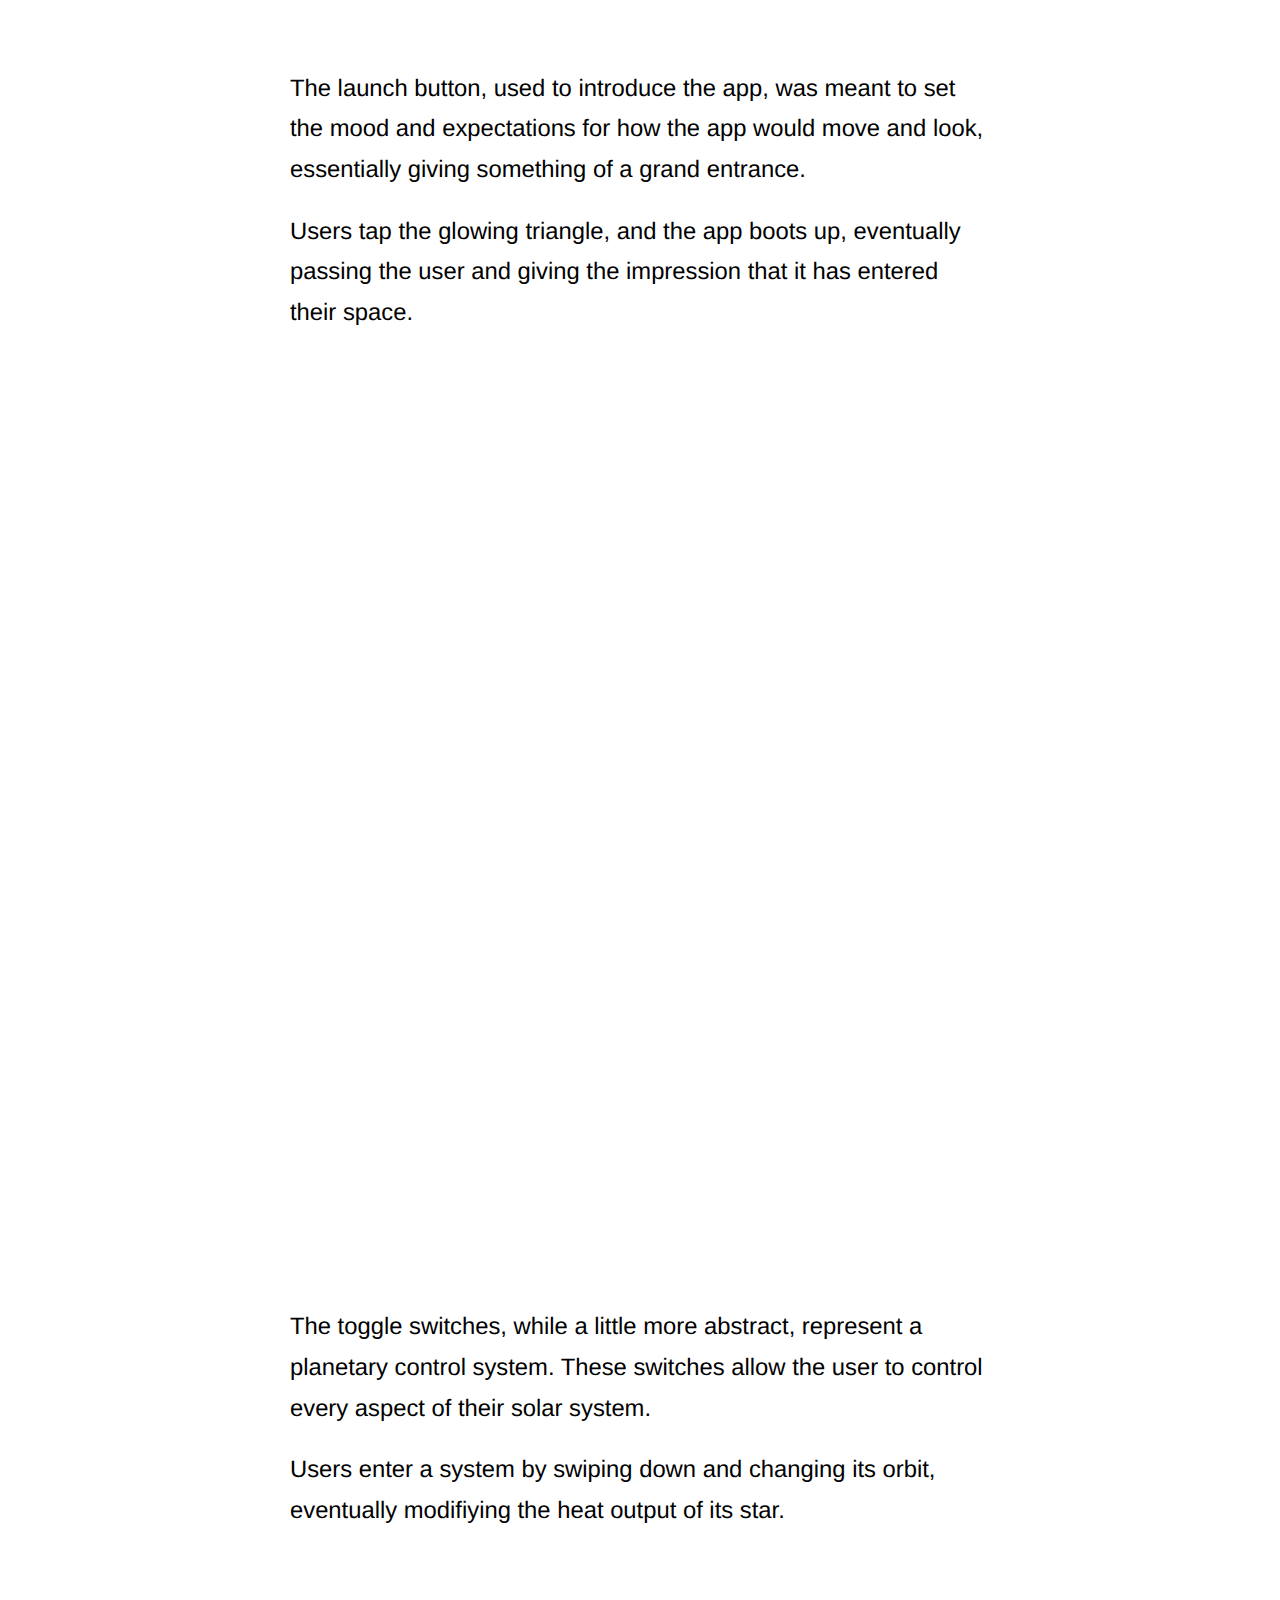
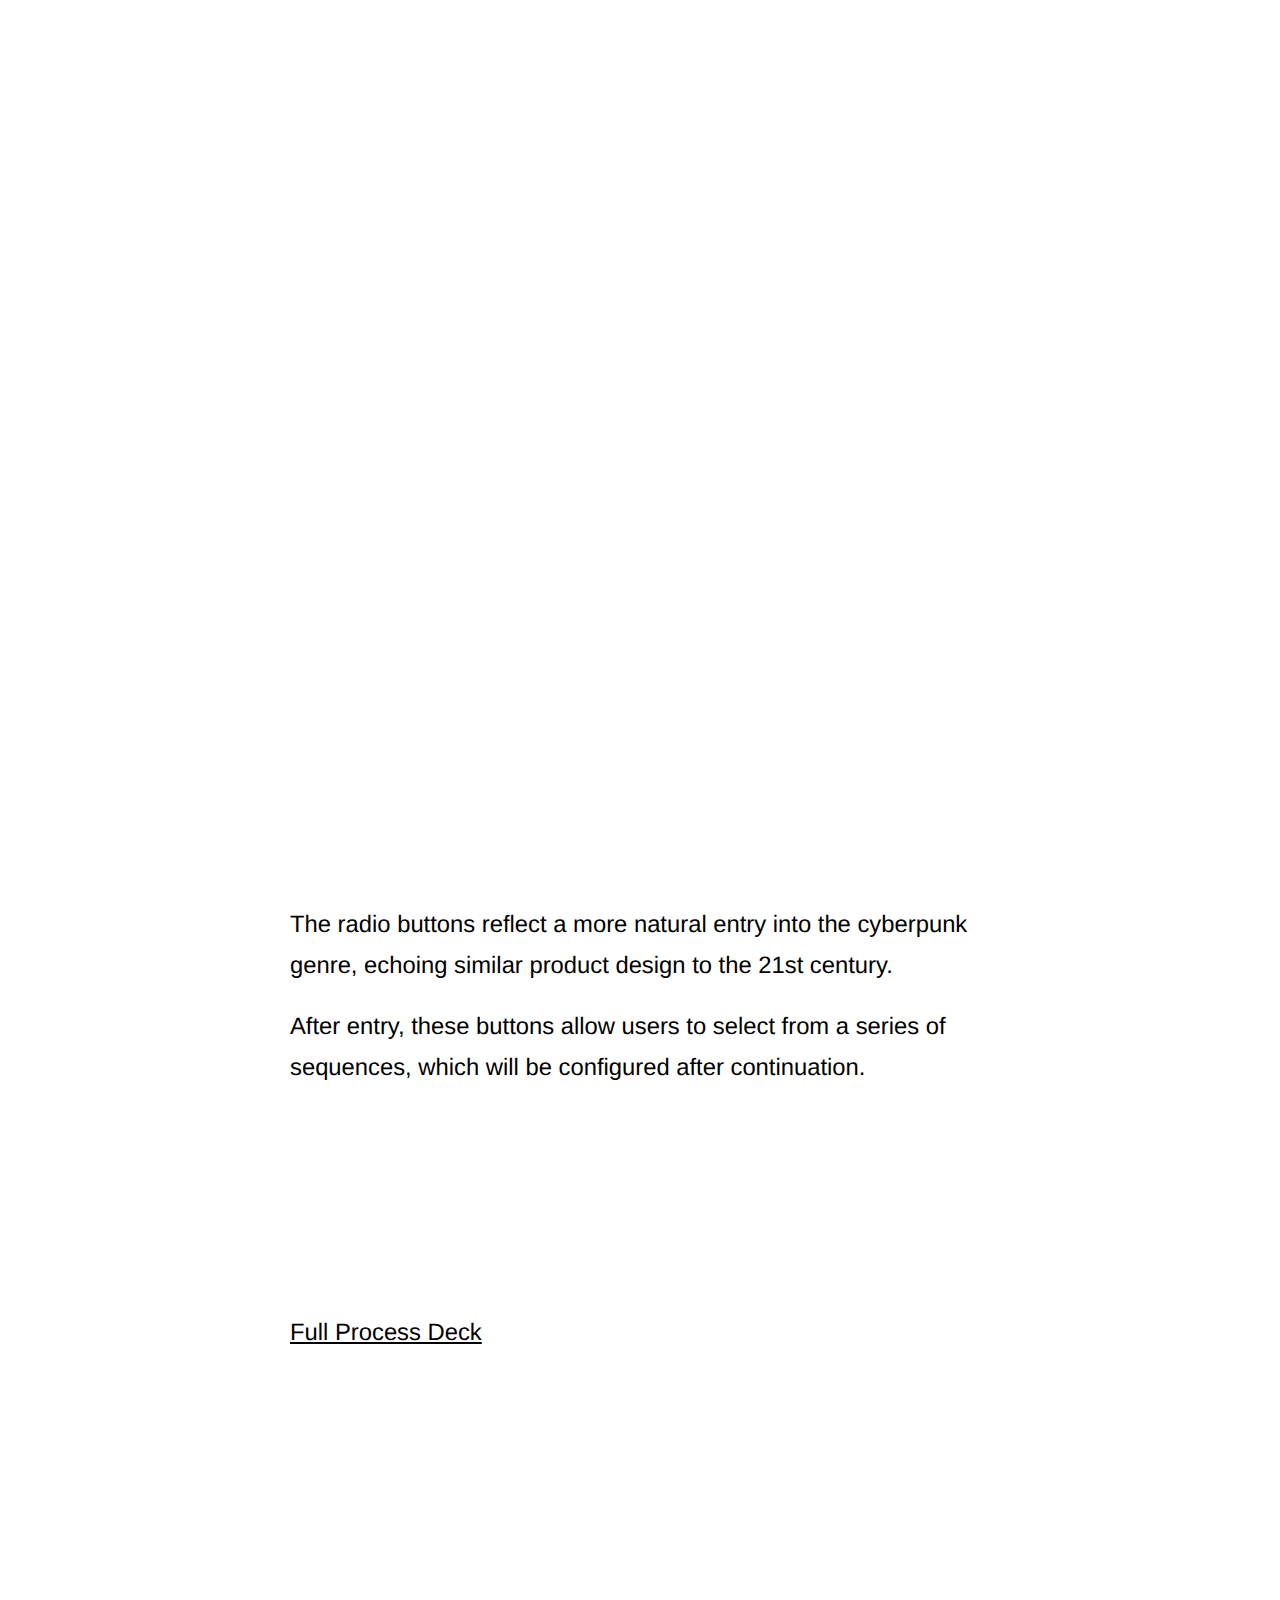
<file: work/interactive-iii.html>
<!DOCTYPE HTML>


<html>
    
    <head>
        <meta name="viewport" content="width=device-width, initial-scale=1.0" charset="UTF-8">
    <link rel="stylesheet" href="../styles/stylesheet.css?nd=326">
    <link href="https://fonts.googleapis.com/css?family=IBM+Plex+Mono|IBM+Plex+Sans:300,400,500&display=swap" rel="stylesheet">
    <link rel="stylesheet" href="../src/Morphext-2.4.4/dist/morphext.css">
    <link rel="stylesheet" href="../styles/animate.css">
    <script src="../src/wow.js"></script>
    <script>
        new WOW().init();
    </script>
</head>

<body class="interactive">

    <main>
        <nav class="nav container">
            <a class="back-arrow" href="../index.html">
                <!-- Generator: Adobe Illustrator 23.0.4, SVG Export Plug-In  -->
                <svg>

                    <polyline class="st0" points="5.6,10.1 0.7,5.2 5.6,0.4 " />
                    <line id="back-line" x1="0.7" y1="5.2" x2="27.3" y2="5.2" />
                </svg>
            </a>
        </nav>

        <div class="bannerWrapper">
            <div class="banner"></div>
        </div>
        <section class="foreground">
            <header class="project-header fit">
                <p class="caption" data-wow-delay="0ms">After Effects</p>
                <h2 data-wow-delay="100ms">Interactive III –</h2>
                <h3 data-wow-delay="200ms">Creating delight through microinteractions.</h3>
            </header>

            <article class="project-content">
                <h4 class="fit">Startup</h4>
                <p class="fit mb">Created for the Interactive III course during Spring 2020, I worked to explore the many ways to create delight within a cyberpunk genre of motion and visual design. </p>
                
                <h4 class="fit">Creative Brief</h4>
                <p class="fit mb"> While originally inspired by the Cyberpunk worlds and interactions of movies like Blade Runner and its sequel, this project developed into a much tamer version of these interactions, being used as a creative flourish in an online recipe viewer. </p>
                
                <h4 class="fit">Client</h4>
                <p class="fit mb"> As stated above, I was originally inspired by the Tyrell and Wallace corporations of the Blade Runner universe. This project takes a unique view at an alternate reality for these companies, imagining a universe in which they produce consumer products outside of replicants. </p>
                <figure class="mbs">
                    <div class="projectBlock mbs">
                        <figure class="half projectElement">
                            <img src="../media/interactive/moodboard.jpg">
                        </figure>
                        <figure class="half projectElement">
                            <img src="../media/interactive/styleboard.jpg">
                        </figure>
                    </div>
                    <div class="videoWrapper">
                    <iframe src="https://player.vimeo.com/video/409932561?&loop=0&autopause=0" frameborder="0" webkitallowfullscreen mozallowfullscreen allowfullscreen></iframe>
                        </div>

                </figure>
                <p class="fit mbs">The launch button, used to introduce the app, was meant to set the mood and expectations for how the app would move and look, essentially giving something of a grand entrance. </p>
                <p class="fit mbl">Users tap the glowing triangle, and the app boots up, eventually passing the user and giving the impression that it has entered their space. </p>
<!--
                <div class="projectBlock mbs">
                        <figure class="half projectElement">
                            <video autoplay loop muted>
                                <source src="../media/animation/Comp%201.mp4">
                            </video>
                        </figure>
                        <figure class="half projectElement">
                            <video autoplay loop muted>
                            <source src="../media/interactive/McCloskey_Animatic.mp4">
                            </video>
                        </figure>
                    </div>
-->
                <figure class="mbs">
                    <div class="videoWrapper">
                    <iframe src="https://player.vimeo.com/video/411395731?&loop=0&autopause=0" frameborder="0" webkitallowfullscreen mozallowfullscreen allowfullscreen></iframe>
                        </div>
                </figure>
                
                <p class="fit mbs">The toggle switches, while a little more abstract, represent a planetary control system. These switches allow the user to control every aspect of their solar system.<br></p><p class="fit mbl">Users enter a system by swiping down and changing its orbit, eventually modifiying the heat output of its star.</p>
                
                <figure class="mbs">
                    <div class="videoWrapper">
                    <iframe src="https://player.vimeo.com/video/409932668?&loop=0&autopause=0" frameborder="0" webkitallowfullscreen mozallowfullscreen allowfullscreen></iframe>
                        </div>
                </figure>
                
                 <p class="fit mbs">The radio buttons reflect a more natural entry into the cyberpunk genre, echoing similar product design to the 21st century.</p> 

<p class="fit mbl">After entry, these buttons allow users to select from a series of sequences, which will be configured after continuation.</p>
                
            <p class="fit mbs ">
                    <a href="../media/interactive/Final-Process-Doc.pdf" target="_blank">Full Process Deck</a>
                </p>
            </article>


            <footer class="footer container flex wow fadeInUp">
                <div>
                    
                    <p>© Will McCloskey 2020</p>
                </div>
                <ul class="flex clean">
                    <li><a href="" onclick="randomSite();" target="_blank" title="Raindrops on roses
And whiskers on kittens
Bright copper kettles and warm woolen mittens
Brown paper packages tied up with strings">Favorites</a></li>
                </ul>
            
            </footer>
        </section>

    </main>


    <script src="../src/jquery-3.4.1.min.js"></script>
    <script src="../src/Morphext-2.4.4/dist/morphext.min.js"></script>
    <script src="../src/main.js"></script>
</body>
</html>
</file>
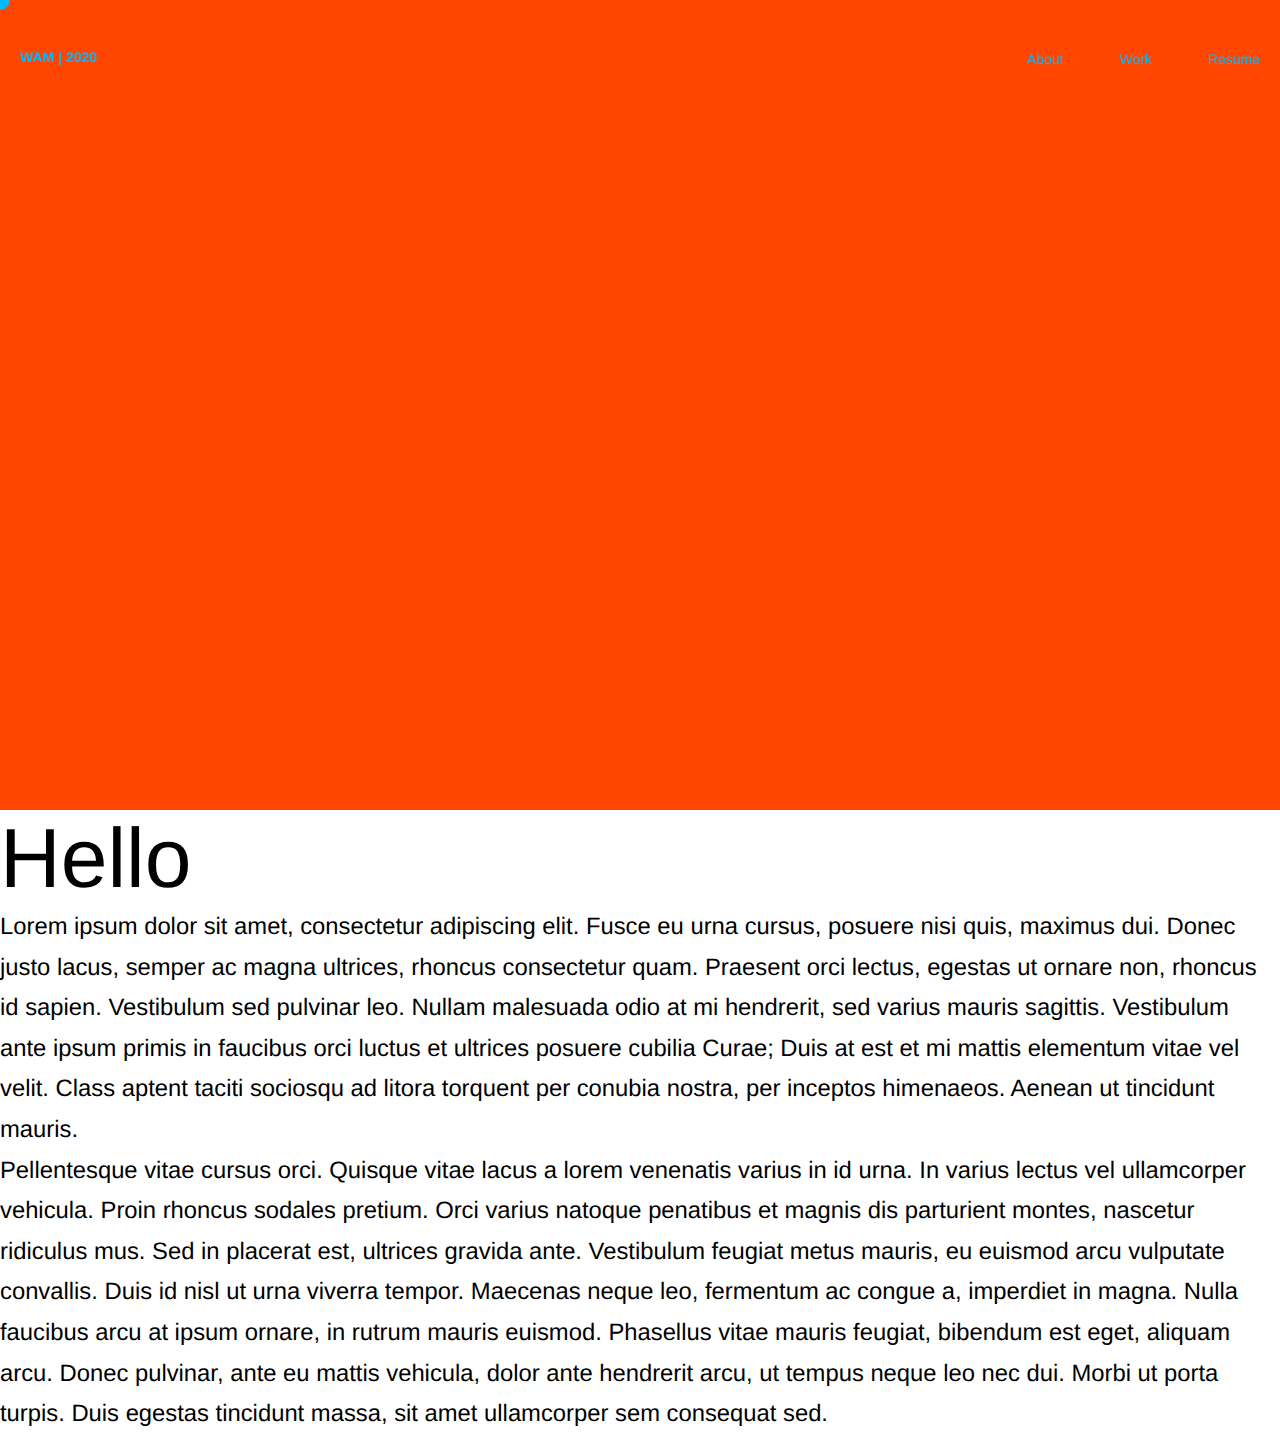
<file: work/project.html>
<!DOCTYPE HTML>


<html>
    
    <head>
    <link rel="stylesheet" href="../styles/stylesheet.css">
    <link href="https://fonts.googleapis.com/css?family=IBM+Plex+Mono%7CIBM+Plex+Sans&display=swap" rel="stylesheet">
    <link rel="stylesheet" href="../src/Morphext-2.4.4/dist/morphext.css">
    <link rel="stylesheet" href="../styles/animate.css">
    <script src="../src/wow.js"></script>
    <script>
        new WOW().init();
    </script>
</head>

<body class="evolutionary">
    <main>
        <div id="cursor"></div>

        <nav class="nav container">
            <div class="nav-logo">WAM | 2020</div>
            <ul class="nav-menu hover-effect">
                <li class="nav-menu-item"><a id="aboutLink" href="#about" data-hover="About">About</a></li>
                <li class="nav-menu-item"><a id="workLink" href="#work" data-hover="Work">Work</a></li>
                <li class="nav-menu-item"><a id="contactLink" href="#contact" data-hover="Resume">Resume</a></li>
            </ul>
            <a class="burger_menu" id="toggle">
                <div class="burger_menu-top"></div>
                <div class="burger_menu-bottom"></div>
            </a>
            <div class="overlay" id="overlay">
                <div class="overlay-menu">
                    <ul>
                        <li><a class="burger-about" href="#about">About</a></li>
                        <li><a class="burger-work" href="#work">Work</a></li>
                        <li><a class="burger-contact" href="#contact">Contact</a></li>
                    </ul>
                </div>
            </div>
        </nav>

        <div class="bannerWrapper">
            <div class="banner"></div>
        </div>
        <section class="foreground">

            <h1>Hello</h1>
            <p>Lorem ipsum dolor sit amet, consectetur adipiscing elit. Fusce eu urna cursus, posuere nisi quis, maximus dui. Donec justo lacus, semper ac magna ultrices, rhoncus consectetur quam. Praesent orci lectus, egestas ut ornare non, rhoncus id sapien. Vestibulum sed pulvinar leo. Nullam malesuada odio at mi hendrerit, sed varius mauris sagittis. Vestibulum ante ipsum primis in faucibus orci luctus et ultrices posuere cubilia Curae; Duis at est et mi mattis elementum vitae vel velit. Class aptent taciti sociosqu ad litora torquent per conubia nostra, per inceptos himenaeos. Aenean ut tincidunt mauris.</p>

            <p>Pellentesque vitae cursus orci. Quisque vitae lacus a lorem venenatis varius in id urna. In varius lectus vel ullamcorper vehicula. Proin rhoncus sodales pretium. Orci varius natoque penatibus et magnis dis parturient montes, nascetur ridiculus mus. Sed in placerat est, ultrices gravida ante. Vestibulum feugiat metus mauris, eu euismod arcu vulputate convallis. Duis id nisl ut urna viverra tempor. Maecenas neque leo, fermentum ac congue a, imperdiet in magna. Nulla faucibus arcu at ipsum ornare, in rutrum mauris euismod. Phasellus vitae mauris feugiat, bibendum est eget, aliquam arcu. Donec pulvinar, ante eu mattis vehicula, dolor ante hendrerit arcu, ut tempus neque leo nec dui. Morbi ut porta turpis. Duis egestas tincidunt massa, sit amet ullamcorper sem consequat sed.</p>
        </section>
    </main>


    <script src="../src/jquery-3.4.1.min.js"></script>
    <script src="../src/Morphext-2.4.4/dist/morphext.min.js"></script>
    <script src="../src/main.js"></script>
</body>
</html>
</file>
<file: styles/stylesheet.css>
/* CSS RESET */

* {
    box-sizing: border-box;
    margin: 0;
    padding: 0;
    border: 0;
    vertical-align: baseline;
    text-rendering: geometricPrecision;
}

img {
    display: inline;
    width: 100%;
    height: 100%;
}

/* GENERAL STRUCTURE */

html {
    font-size: 14px;
    font-family: 'IBM Plex Sans', Helvetica, sans-serif;
    scroll-behavior: smooth;
    overflow-x: hidden;
}

body {
    font-family: 'Inter', Helvetica, sans-serif;
    font-kerning: auto;
    cursor: none;
    transition: all .4s ease;
    background-color: #FFF848;
    color: black;
    position: relative;
    overflow: hidden;
}

.noscroll {
    overflow: hidden;
    position: fixed;
}

#c {
    position: absolute;
    display: block;
    width: 100%;
    height: 100%;
}

.container {
    max-width: 1240px;
    margin: 0 auto;
}

@media (max-width: 1240px) {
    .container {
        margin: 0 2rem;
    }
}

.fit {
    max-width: 700px;
    margin: 0 auto;
}

@media (max-width: 720px) {
    html {
        font-size: 9px;
    }

    .container {
        margin: 0 1rem;
    }

    .fit {
        margin: 0 30px;
    }
}

@media (max-width: 640px) {
    .fit {
        margin: 0 20px;
    }
}

.wrap {
    margin: 0 auto;
}

.flex {
    display: flex;
}

video {
  width: 100%;
  height: auto;
  vertical-align: bottom;
  outline:none !important;
}

/* TYPOGRAPHY */


h1 {
    font-weight: 400;
    font-size: 6rem;
}

h2 {
    font-size: 4rem;
    font-weight: 500;
    margin-bottom: 1.5rem;
}

h3 {
    font-size: 4rem;
    font-weight: 300;
    line-height: 4rem;
}

h4 {
    font-size: 2rem;
    font-weight: 500;
}

p,
a,
ul,
ol {
    font-weight: 400;
    font-size: 1.7rem;
    line-height: 2.9rem;
}

ol.clean, ul.clean {
  list-style-type: none;
}

strong {
    font-weight: 500;
}

.thin {
    font-weight: 300;
}

.caption {
    text-indent: 0 !important;
    font-family: Courier, monospace;
    font-size: 1.4rem;
    line-height: 2rem;
    letter-spacing: -.03rem;
    color: rgba(92, 90, 90, 1);
    transition: color .3s;
}

.caption.quote{
    text-align: right;
}

a.caption:hover {
    color: rgba(0, 0, 0, 0.9);
}

p:not(:first-child) {
    text-indent: 0rem;
}

p.clean {
    text-indent: 0rem !important;
}

a {
    font-size: inherit;
    color: inherit;
    text-decoration: underline;
    text-decoration-color: rgba(0, 0, 0, 1.0);
    cursor: none;
}


a.plainLink {
    text-decoration: underline;
    text-decoration-color: rgba(0, 0, 0, 0.0);
    text-decoration-skip: ink;
}

a:hover {
    color: blue;
    text-decoration-color: blue;

    /* opacity: 50%; */
}

sup {
    position: relative;
    top: -0.5em;
    margin-right: .3rem;

    font-size: 60%;
    line-height: 0;
    vertical-align: baseline;
}

.italic {
    font-style: italic;
}

.subtitle {
    color: #b4b4b4;
}

p + ol > li {
    margin-left: 5rem;
    line-height: 4rem;
}

ol.clean,
ul.clean {
    list-style-type: none;
}

pre {
    background: #efefef;
    border-radius: .5rem;
    padding-left: 3rem;
    margin-bottom: 4rem;
}

code {
    font-size: 1.5rem;
    color: #4d4d4d;
    background: #efefef;
    border-radius: .5rem;
}

/* Spacing */

.mbxs {
  margin-bottom: .5rem !important;
}

.mbs {
  margin-bottom: 1.5rem !important;
}

.mb {
  margin-bottom: 5rem !important;
}

.mbm {
  margin-bottom: 8rem !important;
}

.mbl {
  margin-bottom: 16rem !important;
}

.mbxl {
  margin-bottom: 27rem !important;
}

.phs {
  margin: 0 1rem;
}

.ph {
  margin: 0 2rem;
}

.phl {
  margin: 0 5rem;
}

article{
    display: block;
}

p ~ section {
  margin-top: 13rem;
  margin-bottom: 13rem;
}

.processGrid{
    height: 100%;
    margin: 0 auto;
}

.screenGrid{
    height: 50%;
}

.projectBlock {
  border: 0;
  vertical-align: baseline;
  height: 100%;
  display: inline-block;
}

.projectBlock .short{
    height: 600px;
}

.projectBlock figure:not(:last-child) {
  border-right: 6px solid transparent;
}

.projectBlock figure:not(:first-child) {
  border-left: 6px solid transparent;
}

.projectBlock figure {
  display: block;
  box-sizing: border-box;
  float: left;
  margin-bottom: 12px;
  overflow: hidden;
}

@media (max-width: 720px){
  .projectBlock figure {
    margin-bottom: 6px;
  }
}

.full {
  width: 100%;
  border: none !important;
}

.threeQuarter {
  width: 75%;
}

.twoThird {
  width: calc(200% / 3);
}

.half {
  width: 50%;
}

.third {
  width: calc(100% / 3);
}

.quarter {
  width: 25%;
}

@media (max-width: 640px){
  .projectBlock figure:not(:last-child) {
    border-right: none;
  }

  .projectBlock figure:not(:first-child) {
    border-left: none;
  }

  .threeQuarter {
    width: 100%;
  }

  .twoThird {
    width: 100%;
  }

  .half {
    width: 100%;
  }

  .third {
    width: 100%;
  }

  .quarter {
    width: 100%;
  }
}

.screen{
    border-radius: 15px;
/*
    padding-left: 5rem;
    padding-right: 5rem;
*/
}

.projectElement img {
  width: 100%;
  object-fit: cover;
}

.projectElement .short {
  max-height: 200px;
}

.projectElement .tall {
  max-height: 620px;
}


/* CURSOR */

#cursor {
    position: fixed;
    display: none;
    transform: translate(-50%, -50%);
    border-radius: 50%;
    mix-blend-mode: difference;
    background-color: #fff;
    backface-visibility: hidden;
    transition: width 0.2s, height 0.2s, transform 0.2s;
    z-index: 1000;
    pointer-events: none;
    width: 20px;
    height: 20px;
}

.zoom {
    width: 50px !important;
    height: 50px !important;
}

.hide {
    display: none;
}

@media (hover:hover) {

    #cursor,
    .zoom {
        display: block;
    }
}


/* COLOR CHANGE */

.lightBG {
    background-color: #ffffff !important;
    transition: 0.3s all;
}

.lightText {
    color: black !important;
}


/* NAVIGATION */

.nav {
    display: flex;
    position: fixed;
    left: 0;
    right: 0;
    justify-content: space-between;
    font-family: 'Inter', Helvetica, sans-serif;
    margin-top: 3.5rem;
    z-index: 99999999;
    mix-blend-mode: exclusion;
}

.nav-logo {
    font-family: 'Inter', Helvetica, sans-serif;
    color: white;
    font-weight: bold;
}

.nav-menu {
    display: flex;
    flex-direction: row;
    list-style: none;
    z-index: 999;
    text-decoration: none;
    line-height: 0rem;
}

.nav-menu-item {
    padding-left: 2.1875vw;
}

.nav-menu-item a {
    text-decoration: none;
    color: white;
    transition: all .5s cubic-bezier(0, 1.07, .89, .99);
    outline: 0;
    border: none;
    font-family: 'Inter', Helvetica, sans-serif;
    background: none;
}

.nav-menu-item a:hover {

    cursor: none;
}

.back-arrow{
    width: 3rem;
    height: 1rem;
    transform: scale(1.5);
/*    mix-blend-mode: difference;*/
    transition: ease-in-out 3s;
    position: relative;

}

.back-arrow svg{
    stroke: #fff;
    fill: none;
    height: 100%;
    width: 100%;
    transition:width 2s ease;
    overflow: visible;
}

/*
.back-arrow svg:hover{
    transform: scale(1.5);
}
*/

#back-line{
    transform-origin: left;
    transition: transform 0.2s ease-out;
}

.back-arrow svg:hover > #back-line{
    transform: scaleX(1.5);
}

.hover-effect li {
    overflow: hidden;
    height: auto;
    /*    padding: 0 4px;*/
    margin-left: 2.1875vw;
}

.hover-effect li a {
    position: relative;
    display: inline-block;
    line-height: 1.5rem;
    transition: transform .5s cubic-bezier(0, 1.07, .89, .99);
    font-size: 1rem;
}

.hover-effect li a:before {
    position: absolute;
    top: 100%;
    content: attr(data-hover);
    transform: translateZ(0);
}

.hover-effect li:focus a,
.hover-effect li:hover a {
    transform: translateY(-100%);
}


@media (min-width: 320px) and (max-width: 700px) {

    .nav-logo {
        font-size: 2rem;
        color: black;
    }

    .nav-menu {
        display: none;
    }
    
    .nav{
        mix-blend-mode: normal;
    }

}

/* RESPONSIVE BURGER MENU */
.burger_menu {
    top: 5%;
    right: 2%;
    height: 27px;
    width: 35px;
    z-index: 100;
    transition: opacity .25s ease;
    background: none;

}

.burger_menu:hover {
    opacity: 80%;
}

.burger_menu-top {
    top: 0;
    width: 24px;
    height: 4px;
    background-color: #000;
    margin: 5px 0;
    transform: translateZ(0);
    transition: transform .6s cubic-bezier(.165, .84, .44, 1);
}

.burger_menu.active .burger_menu-top {
    transform: translateY(0px) translateX(0px) rotate(45deg);
}

.burger_menu-bottom {
    bottom: 0;
    width: 20px;
    height: 4px;
    background-color: #000;
    margin: 5px 0;
    transform: translateZ(0);
    transition: transform .6s cubic-bezier(.165, .84, .44, 1);
}

.burger_menu.active .burger_menu-bottom {
    width: 24px;
    transform: translateY(-9px) translateX(0px) rotate(-45deg);
}

.darkmode {
    background-color: #fff !important;
}

@media (min-width: 700px) {

    .burger_menu {
        display: none;
    }

}

.overlay {
    position: fixed;
    background: #F84B27;
    top: 0;
    left: 0;
    width: 100%;
    height: 0%;
    opacity: 0;
    visibility: hidden;
    transition: opacity .35s, visibility .35s, height .35s;
    overflow: hidden;
}

.overlay.open {
    opacity: 1;
    visibility: visible;
    height: 100%;
}

.overlay.open li {
    animation: slideTextUp .5s ease forwards;
    animation-delay: .35s;
}

.overlay.open li:nth-of-type(2) {
    animation-delay: .4s;
}

.overlay.open li:nth-of-type(3) {
    animation-delay: .45s;
}

.overlay-menu {
    position: relative;
    /* transform: translateY(-50%); */
    text-align: left;
    /* top: 50vh; */
    left: 5vw;
}

.overlay ul {
    list-style: none;
    padding: 0;
    margin: 0 auto;
    display: inline-block;
    position: relative;

    line-height: 110%;
}

.overlay ul li {
    display: block;
    min-height: 50px;
    opacity: 0;
}

.overlay ul li a {
    display: block;
    position: relative;
    color: #000;
    text-decoration: none;
    font-size: 9rem;
    line-height: 100%;
    font-weight: bold;
}

@keyframes slideTextUp {
    0% {
        opacity: 0;
        transform: translateY(0);
    }

    100% {
        opacity: 1;
        transform: translateY(100%);
    }
}


/* INTRO HERO */

.hero {
    height: 100%;
    min-height: 580px;
    align-items: center;
    color: #000000;

}

.hero-wrapper {
    align-items: flex-end;
    display: flex;
    height: 100%;
    height: 100vh;
    height: 100dvh;
    min-height: 300px;
    justify-content: space-between;
    padding-bottom: 1rem;
    
}

.hero-stickers {
    position: absolute;          /* Allows positioning within the hero-section */
    right: -200px;                 /* Adjust right position */
    width: 90vw;                /* Set the desired image width */
    height: auto;                /* Maintain aspect ratio */
    z-index: 1;                  /* Ensure it appears on top of other content */
}

.sticker-wrapper {
    position: absolute;
    width: 100vw;
    height: 100vh;
    height: 100dvh;
}

.hero-circle {
    position: absolute;
    width: 30vw;
    height: auto;
    z-index: 1;
    top: 15vh;
    right: 35%;
    z-index: 3;
    animation: rotate 30s infinite linear;
}

.hero-circle:hover {
    transform: scale(1.1);
}

.hero-triangle {
    position: absolute;
    width: 30vw;
    height: auto;
    top: 27vh;
    right: 15%;
    z-index: 2;
    transform:rotate(-8deg);
    transition: transform .7s cubic-bezier(0.2, 0.0, 0, 1.0);
}

.hero-triangle:hover {
    transform:rotate(-20deg)  scale(1.1);
}

.hero-initial {
    position: absolute;
    width: 40vw;
    height: auto;
    z-index: 1;
    top: 17vh;
    right: -12%;
    transform: rotate(13deg);
    transition: transform .7s cubic-bezier(0.2, 0.0, 0, 1.0);
}

.hero-initial:hover {
    transform: rotate(20deg) scale(1.1);
}

.hero-headline {
    height: auto;
    width: 100%;
    white-space: nowrap;
    overflow-wrap: break-word;
    text-align: justify;
}

.hero-name {
    /* font-size: 12rem; */
    font-size: 12.5vw;
    line-height: 1.05;
    text-transform: capitalize;
    font-family: "Inter", sans-serif;
    font-optical-sizing: auto;
    font-weight: bold;
    font-style: normal;
}

.hero-accent {
    display: inline-block; 
    animation: rotate 20s infinite linear;
}

@keyframes rotate {
    0% {
        transform: rotate(0deg);
    }
    100% {
        transform: rotate(360deg);
    }
}

.hero-text {
    font-family: "IBM Plex Mono", Helvetica, sans-serif;
    overflow: hidden;
    white-space: nowrap;
    transition: transform .5s cubic-bezier(0, 1.07, .89, .99);
    transition: all .4s ease;
    font-size: 8rem;
    line-height: 10rem;
}

.hero-avatar {
    width: 25vw;
    position: absolute;
}

.hero-arrow {
    align-items: flex-end;
}

.hero-arrow-svg {
    height: 8rem;
    fill: black;
    transform-origin: bottom;
    transition: transform 0.2s ease;
}

.hero-arrow-svg:hover{
    transform: scaleY(1.1);
}

/* Smartphones (portrait and landscape) ----------- */
@media only screen and (min-device-width : 320px) and (max-device-width : 480px) {
    .hero-arrow {
        display: none;
    }

    .hero-wrapper {
        /* align-items: center; */
    }

    .hero-text {
        font-size: 5rem;
        line-height: 6rem
    }

    .hero-circle {
        width: 80vw;
        top: 5vh;
        right: -12%;

    }

    .hero-triangle {
        width: 80vw;
        top: 28vh;
        right: 25%;
    }

    .hero-initial {
        width: 90vw;
        top: 60vh;
        right: -5%s
    }
}


 /* LARGE SCREENS ONLY */
@media only screen and (min-device-width : 1440px) {
    .hero-name {
        font-size: 10vw;
    }
}


/* ABOUT ME */

.about {
    display: flex;
    justify-content: flex-start;
    flex-direction: row;
    padding-top: 20.15vw;
    padding-bottom: 15.055vw;
    color: white;
}

.about .intro {
    -webkit-flex: 2 1 60%;
    -moz-box-flex: 2;
    flex: 2 1 60%;
}

.about .links {
    flex: 1 1 40%;
    text-align: right;
    margin-left: auto;
    text-decoration: none;
}

.about .links-list {
    list-style: none;
    font-size: 2rem;
}

.about .links-list ul {
    margin-top: 10px;
    line-height: 2rem;
}

.about-paragraph {
    font-size: 1.9rem;
}

.about-secondary {
    margin-top: 2vw;
    font-size: 1.3rem;
    color: grey;
    line-height: 1.9rem;
}

@media only screen and (min-width : 320px) and (max-width : 480px) {
    .about {
        flex-direction: column;
        padding: 1rem;
        margin-top: 5rem;
    }

    .about .links {
        padding-left: 0px;
        text-align: right;
        margin-left: 0;
        margin-top: 25px;
    }

    .about .links-list {
        list-style-type: none;
        display: flex;
        flex-direction: row;
        list-style: none;
        justify-content: space-between;
        margin-bottom: 4rem;
    }
}

/* WORK GALLERY*/

.work-grid {
    display: grid;
    grid-template-columns: repeat(4, 1fr);
    grid-template-rows: repeat(2, 1fr);
    grid-column-gap: 0px;
    grid-row-gap: 8rem;
    /*padding: 5rem;*/

    color: white;

}

.div1 {
    color: white;
    grid-area: 1 / 1 / 3 / 3;
    width: 80%;
    background: OrangeRed;
    height: 15rem;
    background-image: url(../media/patch.svg);
    background-position: center;
    background-size: 75%;
    background-repeat: no-repeat;
    transition: all .3s ease-in-out;
}

.div1:hover {
    background-size: 73%;
}

.div2 {
    color: white;
    background: black;
    grid-area: 1 / 3 / 1 / 6;
    height: 30rem;
    background-image: url(../media/balance.jpg);
    background-position: center;
    background-size: 130%;
    background-repeat: repeat;
    transition: all .3s ease-in-out;
}

.div2:hover {
    background-size: 120%;
}

.div4 {
    color: white;
    grid-area: 2 / 1 / 2 / 3;
    background: #1f1f1f;
    height: 30rem;
    background-image: url(../media/animation/creation-of-adam.jpg);
    background-position: center;
    background-size: 120%;
    background-repeat: no-repeat;
    transition: all .3s ease-in-out;
}

.div4:hover {
    background-size: 110%;
}

.div5 {
    color: white;
    grid-area: 2 / 3 / 2 / 5;
    background: black;
    height: 15rem;
    width: 80%;
    justify-self: end;
    transition: all .3s ease-in-out;
}

.div5:hover {
    background-size: 90%;
}

.div6 {
    color: white;
    grid-area: 3 / 1 / 3 / 3;
    width: 80%;
    background: OrangeRed;
    height: 15rem;
    background-image: url(../media/patch.svg);
    background-position: center;
    background-size: 75%;
    background-repeat: no-repeat;
    transition: all .3s ease-in-out;
}

.div6:hover {
    background-size: 80%;
}

.div7 {
    color: white;
    background: black;
    grid-area: 3 / 3 / 3 / 6;
    height: 30rem;
    background-image: url(../media/balance.jpg);
    background-position: center;
    background-size: cover;
    background-repeat: no-repeat;
    transition: all .3s ease-in-out;
}

.work-description {
    position: relative;
    height: 100%;
}

.work-description p {
    position: absolute;
    bottom: 0;
    margin-bottom: -3rem;
    color: #afafaf;
    font-size: 0.9rem;
    text-transform: capitalize
}

.grid-item:hover {
    opacity: 0.9;
}

.grid-item:hover .work-description p {
    text-decoration: underline;
    transition: opacity .25s;
}

@media only screen and (min-width : 480px) and (max-width : 700px) {
    .work-grid {
        margin-top: 20vw;
        grid-template-columns: repeat(1, 1fr);
        grid-template-rows: repeat(4, 1fr);
        padding: 3vw;
    }

    .div1 {
        grid-area: 1 / 1 / 1 / 1;
        width: 100%;
        height: 30rem;
    }

    .div2 {
        grid-area: 2 / 1 / 2 / 2;
    }

    .div5 {
        grid-area: 3 / 1 / 4 / 2;
        width: 100%;
        height: 30rem;
    }

    .div4 {
        grid-area: 4 / 1 / 5 / 2;
    }

    .work-description p {
        margin-bottom: -4rem;
        font-size: 1.5rem;
    }
}

@media only screen and (min-width : 320px) and (max-width : 480px) {
    .work-grid {
        padding: 0rem;
        margin-top: 20vw;
        grid-template-columns: repeat(1, 1fr);
        grid-template-rows: repeat(4, 1fr);
    }

    .div1 {
        grid-area: 1 / 1 / 1 / 1;
        width: 100%;
        height: 30rem;
    }

    .div2 {
        grid-area: 2 / 1 / 2 / 2;
    }

    .div5 {
        grid-area: 3 / 1 / 4 / 2;
        width: 100%;
        height: 30rem;
    }

    .div4 {
        grid-area: 4 / 1 / 5 / 2;
    }

    .work-description p {
        margin-bottom: -4rem;
        font-size: 1.5rem;
    }
}

.contact {
    display: flex;
    justify-content: flex-start;
    flex-direction: row;
    padding-top: 20.15vw;
    padding-bottom: 15.055vw;
    color: black;
    margin-bottom: 5vw;
}

.contact-description {
    flex: 1 1 40%;
}

.contact-links {
    flex: 2 1 60%;
    text-align: right;
}

/*Footer*/

.footer {
    /*  position: fixed;*/
    margin-top: 20rem;
    margin-bottom: 10rem;
}

.footer ul{
    margin-left: auto;
}

.footer li{
    margin-left: 5rem;
}

.hr {
    display: block;
    height: 1px;
    border: 0;
    border-top: 1px solid #ccc;
    margin: 1em 0;
    padding: 0;
}

/*Project Pages*/

.banner {
    background-position: center;
    background-size: cover;
    display: flex;
    flex: 1 0 auto;
    position: relative;
    z-index: -1;
    height: 90vh;
    width: 100vw;
    justify-content: center;
    align-items: center;
    transform: translateZ(-1px) scale(2);
}

.bannerWrapper{
    perspective: 1px;
    transform-style: preserve-3d;
    height: 90vh;
    overflow-y: hidden;
    overflow-x: hidden;
    -webkit-overflow-scrolling: touch;
}

.foreground {
    z-index: 1;
    position: relative;
    height: auto;
    margin: 0;
    display: inline-block;
    width: 100%;
}

.project-header{
    margin-top: 12rem;
    margin-bottom: 9rem;
}

.caption{
    text-indent: 0 !important;
    font-family: Courier, monospace;
    font-size: 1.4rem;
    line-height: 2rem;
    letter-spacing: -.03rem;
    color: rgba(92, 90, 90, 1);
    transition: color .3s;
}

.videoWrapper {
    position: relative;
    padding-bottom: 55%;
    padding-top: 25px;
    height: 0;
}
.videoWrapper iframe {
    position: absolute;
    top: 0;
    left: 0;
    width: 100%;
    height: 100%;
    margin-bottom: 0;
}


/*Evolutionary Design Systems*/
.evolutionary{
    background-color: white !important;
}

.evolutionary main{
    background-color: white !important;
}

.evolutionary .banner{
    background-color: orangered;
}

.evolutionary .banner svg{
    width: 50%;
}

#patch-animation{
    stroke-dasharray: 1500;
  stroke-dashoffset: 1500;
  animation: dash 5s ease-in forwards;
}

@keyframes dash {
  to {
    stroke-dashoffset: 0;
  }
}

.evolutionary .foreground{
    background-color: white;
}

/*Balance Project*/
.balance{
    background-color: white !important;
}

.balance main{
    background-color: white !important;
}

.balance .banner{
    background-image: url('../media/balance/mockup.jpg');
    background-position: 50% 50%;
}

.balance .foreground{
    background-color: white;
}

/*Animation projects*/
.animation{
    background-color: black !important;
    color: white;
    cursor:auto;
}

.animation a{
    cursor: pointer;
}
.animation .foreground{
    background-color: black;
}
.animation .banner{
    background-image: url('../media/animation/creation-of-adam.jpg');
    background-position: 50% 50%;
}

/*Interactive III Project*/
.interactive{
    background-color: white !important;
    cursor: auto;
}

.interactive a{
    cursor: pointer;
}

.interactive main{
    background-color: white !important;
}

.interactive .banner{
    background-image: url('../media/interactive/button.gif');
    background-position: 50% 50%;
}

.interactive .foreground{
    background-color: white;
}
</file>
<file: src/Morphext-2.4.4/dist/morphext.css>
.morphext > .animated {
    display: inline-block;
}
</file>
